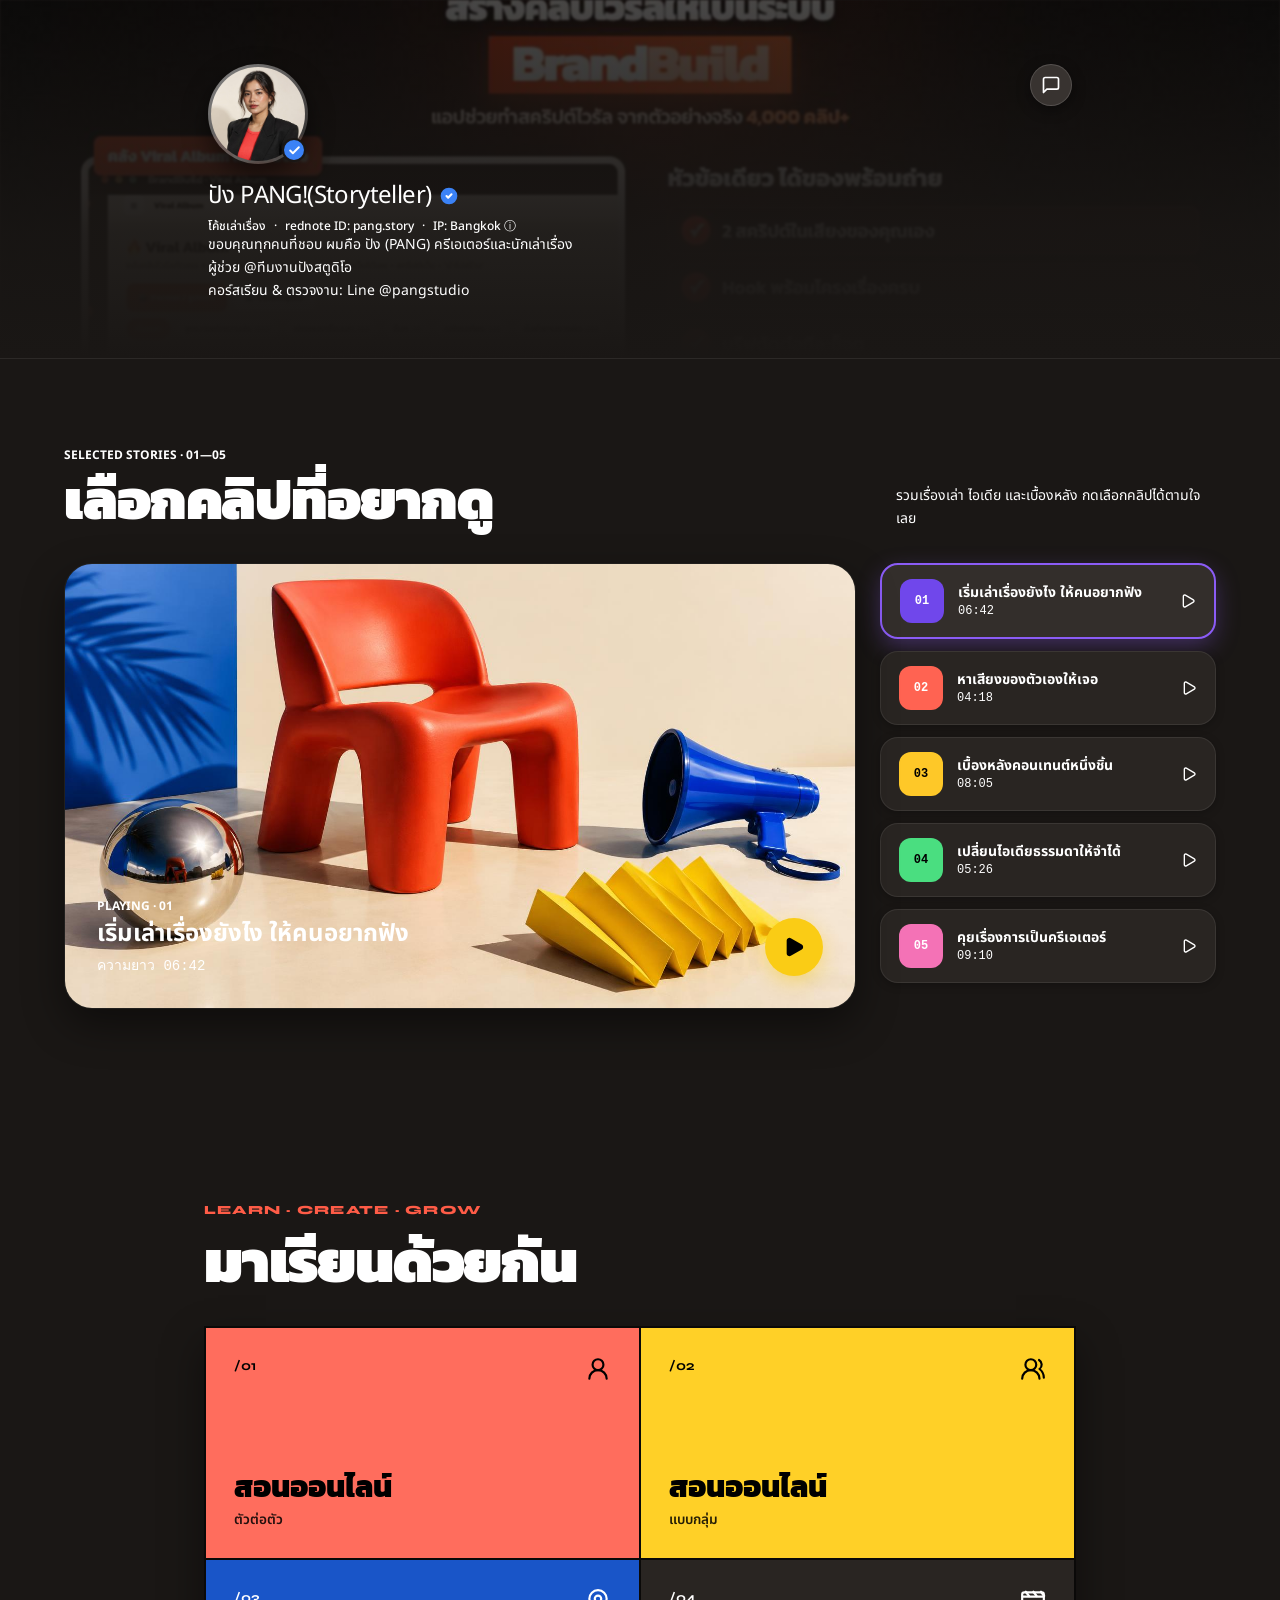
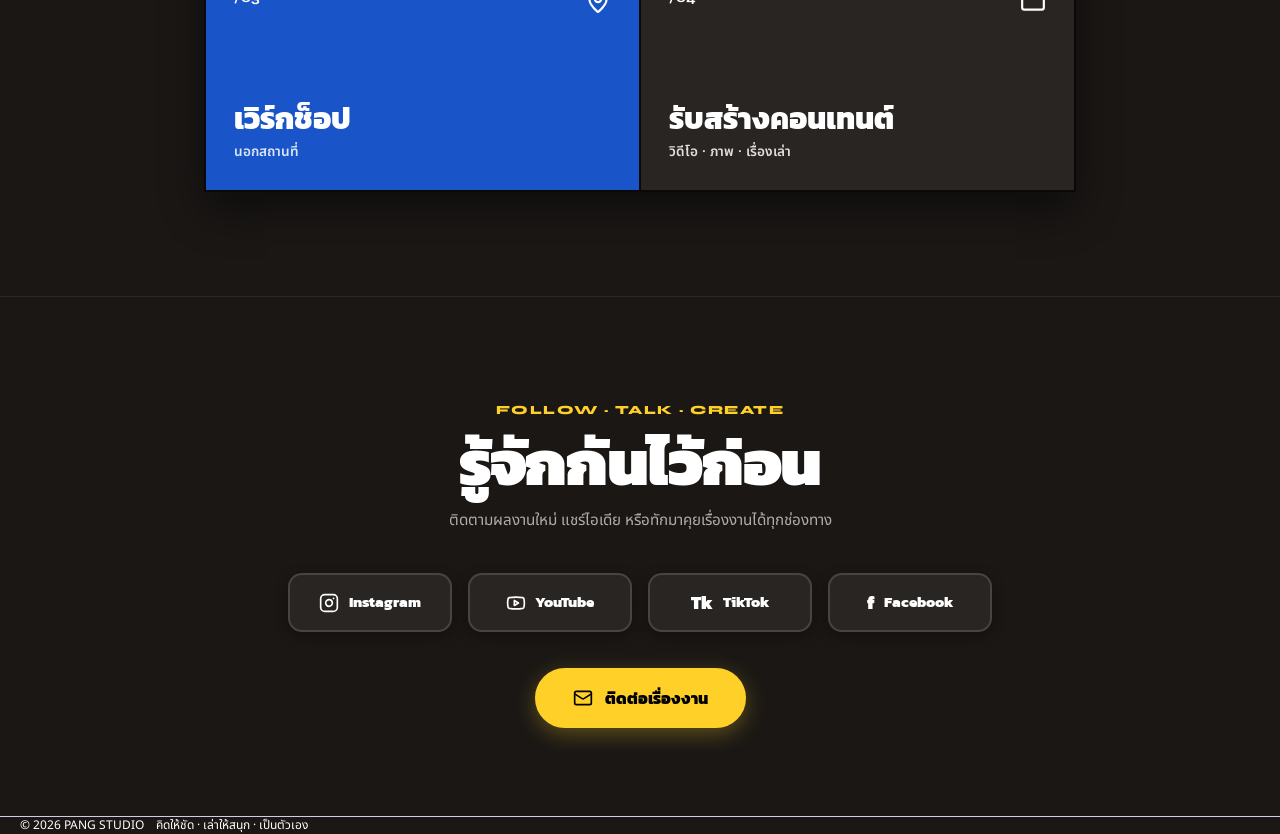
<file: index.html>
<!DOCTYPE html>
<html lang="th" class="scroll-smooth">
<head>
  <meta charset="utf-8" />
  <meta name="viewport" content="width=device-width, initial-scale=1" />
  <title>ปัง PANG! — Creator, Storyteller & Mentor</title>
  <meta name="description" content="ขอบคุณทุกคนที่ติดตาม ผมคือ ปัง (PANG) โค้ชด้านเล่าเรื่องและคอนเทนต์" />
  <meta property="og:title" content="ปัง PANG! · Profile & Portfolio" />
  <meta property="og:description" content="เปลี่ยนเสียงของตัวเองให้กลายเป็นเรื่องราวที่คนจำได้" />
  <meta property="og:type" content="profile" />

  <link rel="preload" as="image" href="./images/creator-portrait.jpg" />
  <link rel="preload" as="image" href="./images/video-cover.jpg" />
  <link rel="preload" as="image" href="./images/banner_brandbuild.jpg" />

  <!-- Google Fonts: Kanit (Headings), Noto Sans Thai (Body), Syne (Accents) -->
  <link rel="preconnect" href="https://fonts.googleapis.com" />
  <link rel="preconnect" href="https://fonts.gstatic.com" crossorigin />
  <link href="https://fonts.googleapis.com/css2?family=Kanit:wght@400;500;600;700;800;900&family=Noto+Sans+Thai:wght@300;400;500;600;700;800;900&family=Plus+Jakarta+Sans:wght@500;600;700;800&family=Syne:wght@600;700;800&display=swap" rel="stylesheet" />

  <!-- Tailwind Base -->
  <link rel="stylesheet" href="./css/styles.css" />

  <style>
    :root {
      --font-display: 'Kanit', sans-serif;
      --font-thai: 'Noto Sans Thai', -apple-system, BlinkMacSystemFont, sans-serif;
      --font-syne: 'Syne', sans-serif;
      --font-en: 'Plus Jakarta Sans', sans-serif;
      --rednote-red: #ff2442;
      --rednote-red-hover: #e01d39;
      --rednote-dark-bg: #1a1715;
      --rednote-card-bg: #292522;
      --rednote-btn-bg: #383330;
      --rednote-border: rgba(255, 255, 255, 0.08);
    }

    * {
      -webkit-tap-highlight-color: transparent;
      box-sizing: border-box;
    }

    body {
      background-color: var(--rednote-dark-bg);
      color: #ffffff;
      font-family: var(--font-thai);
      margin: 0;
      padding: 0;
      min-height: 100vh;
    }

    .font-display {
      font-family: var(--font-display) !important;
    }

    /* 1. Profile Header (Xiaohongshu / RedNote Dark Aesthetic) */
    .profile-header-wrap {
      position: relative;
      background-color: var(--rednote-dark-bg);
      color: #ffffff;
      overflow: hidden;
      border-bottom: 1px solid rgba(255, 255, 255, 0.08);
    }
    .banner-backdrop {
      position: absolute;
      top: 0;
      left: 0;
      right: 0;
      height: 100%;
      background-image: url('./images/banner_brandbuild.jpg');
      background-size: cover;
      background-position: center 30%;
      filter: brightness(0.38) blur(1px);
      z-index: 1;
    }
    .banner-gradient {
      position: absolute;
      top: 0;
      left: 0;
      right: 0;
      bottom: 0;
      background: linear-gradient(180deg, rgba(26, 23, 21, 0.35) 0%, rgba(26, 23, 21, 0.88) 65%, var(--rednote-dark-bg) 100%);
      z-index: 2;
    }
    .profile-content {
      position: relative;
      z-index: 10;
      max-width: 58rem;
      margin: 0 auto;
      padding: 3rem 1.25rem 2.75rem 1.25rem;
    }
    @media (min-width: 768px) {
      .profile-content {
        padding: 4rem 2rem 3.5rem 2rem;
      }
    }

    .avatar-wrapper {
      position: relative;
      width: 90px;
      height: 90px;
      border-radius: 9999px;
      padding: 3px;
      background: linear-gradient(135deg, rgba(255, 255, 255, 0.5), rgba(255, 255, 255, 0.1));
      box-shadow: 0 10px 25px rgba(0, 0, 0, 0.55);
    }
    @media (min-width: 640px) {
      .avatar-wrapper {
        width: 100px;
        height: 100px;
      }
    }
    .avatar-img {
      width: 100%;
      height: 100%;
      border-radius: 9999px;
      object-fit: cover;
      object-position: top;
    }
    .verified-badge {
      position: absolute;
      bottom: 2px;
      right: 2px;
      width: 24px;
      height: 24px;
      background-color: #3b82f6;
      border-radius: 9999px;
      border: 2px solid var(--rednote-dark-bg);
      display: flex;
      align-items: center;
      justify-content: center;
      color: white;
    }

    .btn-dm {
      width: 42px;
      height: 42px;
      border-radius: 9999px;
      background-color: var(--rednote-btn-bg);
      border: 1px solid rgba(255, 255, 255, 0.15);
      display: inline-flex;
      align-items: center;
      justify-content: center;
      color: #ffffff;
      cursor: pointer;
      transition: all 0.2s ease;
      text-decoration: none;
      box-shadow: 0 4px 14px rgba(0, 0, 0, 0.4);
    }
    .btn-dm:hover {
      background-color: #4a4440;
      transform: scale(1.05);
    }

    /* 2. Video Section (Matching Screenshot 1 / design-your-story-palette) */
    .video-section-wrap {
      background-color: var(--rednote-dark-bg);
      color: #ffffff;
      padding: 4.5rem 1.25rem;
    }
    @media (min-width: 768px) {
      .video-section-wrap {
        padding: 5.5rem 2rem;
      }
    }
    .video-section-wrap h2 {
      font-size: clamp(2rem, 5vw, 3.5rem);
      line-height: 1.1;
      letter-spacing: -0.02em;
    }
    .video-grid-layout {
      display: grid;
      gap: 1.5rem;
    }
    @media (min-width: 1024px) {
      .video-grid-layout {
        grid-template-columns: 1fr 21rem;
        align-items: stretch;
      }
    }
    .video-player-box {
      position: relative;
      width: 100%;
      border-radius: 28px;
      overflow: hidden;
      background-color: #0d0c0a;
      box-shadow: 0 16px 40px rgba(0, 0, 0, 0.45);
      border: 1px solid rgba(255, 255, 255, 0.08);
      display: flex;
    }
    .video-player-box img {
      width: 100%;
      height: 100%;
      object-fit: cover;
    }
    .video-yellow-play-btn {
      width: 58px;
      height: 58px;
      border-radius: 9999px;
      background-color: #facc15;
      color: #000000;
      display: grid;
      place-items: center;
      box-shadow: 0 6px 20px rgba(250, 204, 21, 0.45);
      transition: all 0.2s cubic-bezier(0.16, 1, 0.3, 1);
      cursor: pointer;
      text-decoration: none;
      flex-shrink: 0;
    }
    .video-yellow-play-btn:hover {
      transform: scale(1.1);
      background-color: #eab308;
      box-shadow: 0 8px 24px rgba(250, 204, 21, 0.65);
    }
    .palette-clip-btn {
      display: flex;
      align-items: center;
      gap: 14px;
      padding: 14px 18px;
      border-radius: 18px;
      background-color: var(--rednote-card-bg);
      border: 1.5px solid rgba(255, 255, 255, 0.08);
      color: #ffffff;
      text-align: left;
      cursor: pointer;
      transition: all 0.2s ease;
      width: 100%;
      box-shadow: 0 2px 8px rgba(0, 0, 0, 0.25);
    }
    .palette-clip-btn:hover {
      background-color: #332e2b;
      border-color: rgba(167, 139, 250, 0.55);
      transform: translateY(-1px);
      box-shadow: 0 6px 16px rgba(0, 0, 0, 0.35);
    }
    .palette-clip-btn.active {
      background-color: #332e2b;
      border: 2px solid #8b5cf6 !important;
      box-shadow: 0 8px 24px -2px rgba(139, 92, 246, 0.35) !important;
    }

    /* Clip Badges Exactly from Screenshot 1 */
    .badge-clip-01 {
      background-color: #7047eb !important;
      color: #ffffff !important;
    }
    .badge-clip-02 {
      background-color: #ff6352 !important;
      color: #ffffff !important;
    }
    .badge-clip-03 {
      background-color: #fec828 !important;
      color: #000000 !important;
    }
    .badge-clip-04 {
      background-color: #4ade80 !important;
      color: #000000 !important;
    }
    .badge-clip-05 {
      background-color: #f472b6 !important;
      color: #ffffff !important;
    }

    /* 3. Services Section (มาเรียนด้วยกัน - Matching Screenshot 2 / design-your-story-77) */
    .d77-services-wrap {
      max-width: 58rem;
      margin: 0 auto;
      padding: 5rem 1.25rem;
    }
    @media (min-width: 640px) {
      .d77-services-wrap {
        padding: 6.5rem 1.75rem;
      }
    }
    .d77-kicker {
      color: #ff5c47;
      font-size: 0.78rem;
      font-weight: 800;
      letter-spacing: 0.1em;
      text-transform: uppercase;
      margin-bottom: 0.5rem;
      display: block;
      font-family: var(--font-syne);
    }
    .d77-title {
      font-family: var(--font-display), 'Noto Sans Thai', sans-serif;
      font-size: clamp(2.25rem, 5vw, 3.75rem);
      font-weight: 900;
      letter-spacing: -0.02em;
      color: #ffffff;
      line-height: 1.1;
      margin-bottom: 2rem;
    }
    .d77-grid {
      display: grid;
      grid-template-columns: repeat(2, minmax(0, 1fr));
      border-top: 2px solid #0a0908;
      border-left: 2px solid #0a0908;
      background-color: #0a0908;
      box-shadow: 0 18px 40px rgba(0, 0, 0, 0.45);
    }
    .d77-cell {
      position: relative;
      display: block;
      min-height: 11.5rem;
      border-right: 2px solid #0a0908;
      border-bottom: 2px solid #0a0908;
      padding: 1.25rem;
      text-decoration: none;
      transition: opacity 0.15s ease;
    }
    @media (min-width: 640px) {
      .d77-cell {
        min-height: 14.5rem;
        padding: 1.75rem;
      }
    }
    .d77-cell:hover {
      opacity: 0.94;
    }
    .d77-coral {
      background-color: #ff6d5d;
      color: #000000;
    }
    .d77-lemon {
      background-color: #ffd027;
      color: #000000;
    }
    .d77-cobalt {
      background-color: #1955c8;
      color: #ffffff;
    }
    .d77-white {
      background-color: var(--rednote-card-bg);
      color: #ffffff;
    }
    .d77-cell-content {
      display: flex;
      flex-direction: column;
      justify-content: space-between;
      height: 100%;
      gap: 2rem;
    }
    @media (min-width: 640px) {
      .d77-cell-content {
        gap: 2.5rem;
      }
    }
    .d77-cell-header {
      display: flex;
      align-items: flex-start;
      justify-content: space-between;
    }
    .d77-cell-num {
      font-family: var(--font-syne);
      font-size: 0.85rem;
      font-weight: 700;
      letter-spacing: -0.01em;
    }
    .d77-cell-title {
      font-family: var(--font-display), 'Noto Sans Thai', sans-serif;
      font-size: clamp(1.25rem, 2.5vw, 1.875rem);
      font-weight: 800;
      line-height: 1.25;
      margin: 0;
    }
    .d77-cell-sub {
      font-size: 0.85rem;
      font-weight: 600;
      margin-top: 0.25rem;
      opacity: 0.85;
    }

    /* 4. Cobalt Contact Section (รู้จักกันไว้ก่อน - Matching Screenshot 2 / design-your-story-77) */
    .cobalt-contact-wrap {
      background-color: var(--rednote-dark-bg);
      border-top: 1px solid rgba(255, 255, 255, 0.08);
      color: #ffffff;
      padding: 5rem 1.25rem 4.5rem 1.25rem;
      text-align: center;
    }
    @media (min-width: 768px) {
      .cobalt-contact-wrap {
        padding: 6.5rem 2rem 5.5rem 2rem;
      }
    }
    .cobalt-kicker {
      font-size: 0.78rem;
      font-weight: 800;
      letter-spacing: 0.12em;
      color: #ffd027;
      text-transform: uppercase;
      margin-bottom: 0.5rem;
      font-family: var(--font-syne);
    }
    .cobalt-title {
      font-family: var(--font-display), 'Noto Sans Thai', sans-serif;
      font-size: clamp(2.2rem, 5.5vw, 4rem);
      font-weight: 900;
      letter-spacing: -0.02em;
      color: #ffffff;
      line-height: 1.1;
      margin-bottom: 0.75rem;
    }
    .cobalt-desc {
      font-size: 0.95rem;
      color: rgba(255, 255, 255, 0.65);
      max-width: 32rem;
      margin: 0 auto 2.5rem auto;
      line-height: 1.5;
    }
    .cobalt-grid {
      display: grid;
      grid-template-columns: repeat(2, minmax(0, 1fr));
      gap: 0.75rem;
      max-width: 44rem;
      margin: 0 auto 2.25rem auto;
    }
    @media (min-width: 640px) {
      .cobalt-grid {
        grid-template-columns: repeat(4, minmax(0, 1fr));
        gap: 1rem;
      }
    }
    .cobalt-social-card {
      display: flex;
      align-items: center;
      justify-content: center;
      gap: 0.6rem;
      background-color: var(--rednote-card-bg);
      color: #ffffff;
      font-family: var(--font-display), 'Noto Sans Thai', sans-serif;
      font-weight: 800;
      font-size: 0.95rem;
      padding: 0.875rem 1rem;
      border: 2px solid rgba(255, 255, 255, 0.14);
      border-radius: 14px;
      box-shadow: 0 4px 14px rgba(0, 0, 0, 0.3);
      text-decoration: none;
      transition: transform 0.1s ease, box-shadow 0.1s ease;
    }
    .cobalt-social-card:hover {
      transform: translateY(-2px);
      border-color: #ff6d5d;
      box-shadow: 0 8px 20px rgba(0, 0, 0, 0.4);
    }
    .cobalt-cta-btn {
      display: inline-flex;
      align-items: center;
      justify-content: center;
      gap: 0.75rem;
      background-color: #ffd027;
      color: #000000;
      font-family: var(--font-display), 'Noto Sans Thai', sans-serif;
      font-weight: 800;
      font-size: 1rem;
      padding: 1rem 2.25rem;
      border: 2px solid #ffd027;
      border-radius: 9999px;
      box-shadow: 0 6px 22px rgba(255, 208, 39, 0.3);
      text-decoration: none;
      transition: transform 0.1s ease, box-shadow 0.1s ease;
      cursor: pointer;
    }
    .cobalt-cta-btn:hover {
      transform: translateY(-2px);
      box-shadow: 0 10px 28px rgba(255, 208, 39, 0.45);
    }

    /* Modal / Popup for Contact */
    .rednote-modal {
      display: none;
      position: fixed;
      inset: 0;
      z-index: 100;
      place-items: center;
      padding: 16px;
      background-color: rgba(0, 0, 0, 0.85);
      backdrop-filter: blur(8px);
    }
    .rednote-modal:target, .rednote-modal.open {
      display: grid !important;
    }
    .modal-box {
      width: 100%;
      max-width: 420px;
      background-color: #231f1d;
      border-radius: 20px;
      border: 1px solid rgba(255, 255, 255, 0.12);
      overflow: hidden;
      box-shadow: 0 25px 60px rgba(0, 0, 0, 0.8);
      color: #ffffff;
      animation: modalPop 0.2s cubic-bezier(0.16, 1, 0.3, 1);
    }
    @keyframes modalPop {
      0% { opacity: 0; transform: scale(0.95); }
      100% { opacity: 1; transform: scale(1); }
    }
  </style>
</head>
<body>

  <!-- 1. Creator Profile Section (Xiaohongshu / RedNote Dark Header) -->
  <header class="profile-header-wrap">
    <div class="banner-backdrop"></div>
    <div class="banner-gradient"></div>

    <div class="profile-content">
      <!-- Top Row: Avatar & Message Icon -->
      <div class="flex items-start justify-between">
        <div class="avatar-wrapper">
          <img
            src="./images/creator-portrait.jpg"
            alt="ปัง PANG! (Storyteller)"
            class="avatar-img"
          />
          <div class="verified-badge" title="Official Verified Creator">
            <svg xmlns="http://www.w3.org/2000/svg" width="13" height="13" viewBox="0 0 24 24" fill="none" stroke="currentColor" stroke-width="3.5" stroke-linecap="round" stroke-linejoin="round"><path d="M20 6 9 17l-5-5"/></svg>
          </div>
        </div>

        <div class="pt-1">
          <a href="#contact-modal" class="btn-dm" aria-label="Send direct message" title="ติดต่อ / ส่งข้อความ">
            <svg xmlns="http://www.w3.org/2000/svg" width="20" height="20" viewBox="0 0 24 24" fill="none" stroke="currentColor" stroke-width="2" stroke-linecap="round" stroke-linejoin="round"><path d="M21 15a2 2 0 0 1-2 2H7l-4 4V5a2 2 0 0 1 2-2h14a2 2 0 0 1 2 2z"/></svg>
          </a>
        </div>
      </div>

      <!-- Creator Name with Verified Mark -->
      <div class="mt-4 flex items-center gap-2">
        <h1 class="text-2xl sm:text-3xl font-extrabold tracking-tight text-white flex items-center gap-2">
          <span>ปัง PANG!(Storyteller)</span>
          <svg class="text-[#3b82f6] shrink-0" width="20" height="20" viewBox="0 0 24 24" fill="#3b82f6"><circle cx="12" cy="12" r="10"/><path d="m9 12 2 2 4-4" fill="none" stroke="#ffffff" stroke-width="2.5" stroke-linecap="round" stroke-linejoin="round"/></svg>
        </h1>
      </div>

      <!-- ID, Category & Location Tag -->
      <div class="mt-1.5 flex flex-wrap items-center gap-2 text-xs sm:text-sm text-white/55 font-medium">
        <span>โค้ชเล่าเรื่อง</span>
        <span>·</span>
        <span>rednote ID: pang.story</span>
        <span>·</span>
        <span>IP: Bangkok ⓘ</span>
      </div>

      <!-- Bio / Description -->
      <div class="mt-3.5 text-sm sm:text-base leading-relaxed text-white/90 max-w-2xl">
        <p>ขอบคุณทุกคนที่ชอบ ผมคือ ปัง (PANG) ครีเอเตอร์และนักเล่าเรื่อง</p>
        <p class="text-white/70 mt-0.5">ผู้ช่วย @ทีมงานปังสตูดิโอ</p>
        <p class="text-white/70 mt-0.5">คอร์สเรียน & ตรวจงาน: Line @pangstudio</p>
      </div>
    </div>
  </header>

  <!-- 2. Selected Stories Video Section (ตรงตาม Screenshot 1 / design-your-story-palette) -->
  <section id="work" class="video-section-wrap">
    <div class="max-w-6xl mx-auto">
      <!-- Section Header -->
      <div class="mb-8 flex flex-col md:flex-row md:items-end justify-between gap-4">
        <div>
          <p class="text-xs font-bold uppercase tracking-wider text-[#a78bfa]">
            SELECTED STORIES · 01—05
          </p>
          <h2 class="mt-1.5 font-display text-3xl sm:text-4xl md:text-5xl font-black tracking-tight text-white">
            เลือกคลิปที่อยากดู
          </h2>
        </div>
        <p class="max-w-xs text-sm leading-relaxed text-white/60">
          รวมเรื่องเล่า ไอเดีย และเบื้องหลัง กดเลือกคลิปได้ตามใจเลย
        </p>
      </div>

      <!-- Main Player + 5 Playlist Buttons Layout -->
      <div class="video-grid-layout">
        <!-- Main Video Player Card -->
        <div class="video-player-box group relative">
          <img
            id="main-video-img"
            src="./images/video-cover.jpg"
            alt="เริ่มเล่าเรื่องยังไง ให้คนอยากฟัง"
            class="aspect-video md:aspect-[16/10] w-full object-cover transition duration-700 group-hover:scale-[1.02]"
          />
          <div class="absolute inset-0 bg-gradient-to-t from-black/90 via-black/25 to-transparent"></div>

          <!-- Video Details & Yellow Play Button (Directly from Screenshot 1) -->
          <div class="absolute inset-x-0 bottom-0 flex items-end justify-between gap-4 p-5 md:p-8 text-white">
            <div class="min-w-0 flex-1">
              <span id="main-video-badge" class="text-xs font-bold uppercase tracking-wider text-white/80 block mb-1">
                PLAYING · 01
              </span>
              <h3 id="main-video-title" class="text-xl md:text-2xl lg:text-3xl font-bold leading-snug">
                เริ่มเล่าเรื่องยังไง ให้คนอยากฟัง
              </h3>
              <span id="main-video-duration" class="mt-1.5 block text-xs md:text-sm text-white/60 font-mono">
                ความยาว 06:42
              </span>
            </div>

            <!-- Yellow Circular Play Button with black triangle -->
            <a
              id="main-video-play-btn"
              href="https://www.youtube.com/"
              target="_blank"
              rel="noreferrer"
              aria-label="เล่นคลิปวิดีโอ"
              class="video-yellow-play-btn"
            >
              <svg xmlns="http://www.w3.org/2000/svg" width="22" height="22" viewBox="0 0 24 24" fill="#000000" stroke="#000000" stroke-width="2" stroke-linecap="round" stroke-linejoin="round"><path d="M5 5a2 2 0 0 1 3.008-1.728l11.997 6.998a2 2 0 0 1 .003 3.458l-12 7A2 2 0 0 1 5 19z"/></svg>
            </a>
          </div>
        </div>

        <!-- 5-Clip Interactive Playlist Container -->
        <div id="clip-playlist-container" class="flex flex-col gap-3">
          <!-- Rendered by JavaScript -->
        </div>
      </div>
    </div>
  </section>

  <!-- 3. Services 2x2 Grid (มาเรียนด้วยกัน - ตรงตาม Screenshot 2 / design-your-story-77) -->
  <section class="bg-[#13110f]">
    <div class="d77-services-wrap">
      <p class="d77-kicker">LEARN · CREATE · GROW</p>
      <h2 class="d77-title">มาเรียนด้วยกัน</h2>

      <div class="d77-grid">
        <!-- /01 Coral: สอนออนไลน์ ตัวต่อตัว -->
        <a href="#contact-modal" class="d77-cell d77-coral" aria-label="สอนออนไลน์ ตัวต่อตัว">
          <div class="d77-cell-content">
            <div class="d77-cell-header">
              <span class="d77-cell-num">/01</span>
              <svg xmlns="http://www.w3.org/2000/svg" width="26" height="26" viewBox="0 0 24 24" fill="none" stroke="currentColor" stroke-width="2" stroke-linecap="round" stroke-linejoin="round" class="size-6 sm:size-7"><circle cx="12" cy="8" r="5"/><path d="M20 21a8 8 0 0 0-16 0"/></svg>
            </div>
            <div>
              <h3 class="d77-cell-title">สอนออนไลน์</h3>
              <p class="d77-cell-sub">ตัวต่อตัว</p>
            </div>
          </div>
        </a>

        <!-- /02 Lemon: สอนออนไลน์ แบบกลุ่ม -->
        <a href="#contact-modal" class="d77-cell d77-lemon" aria-label="สอนออนไลน์ แบบกลุ่ม">
          <div class="d77-cell-content">
            <div class="d77-cell-header">
              <span class="d77-cell-num">/02</span>
              <svg xmlns="http://www.w3.org/2000/svg" width="26" height="26" viewBox="0 0 24 24" fill="none" stroke="currentColor" stroke-width="2" stroke-linecap="round" stroke-linejoin="round" class="size-6 sm:size-7"><path d="M18 21a8 8 0 0 0-16 0"/><circle cx="10" cy="8" r="5"/><path d="M22 20c0-3.37-2-6.5-4-8a5 5 0 0 0-.45-8.3"/></svg>
            </div>
            <div>
              <h3 class="d77-cell-title">สอนออนไลน์</h3>
              <p class="d77-cell-sub">แบบกลุ่ม</p>
            </div>
          </div>
        </a>

        <!-- /03 Cobalt: เวิร์กช็อป นอกสถานที่ -->
        <a href="#contact-modal" class="d77-cell d77-cobalt" aria-label="เวิร์กช็อป นอกสถานที่">
          <div class="d77-cell-content">
            <div class="d77-cell-header">
              <span class="d77-cell-num">/03</span>
              <svg xmlns="http://www.w3.org/2000/svg" width="26" height="26" viewBox="0 0 24 24" fill="none" stroke="currentColor" stroke-width="2" stroke-linecap="round" stroke-linejoin="round" class="size-6 sm:size-7 text-white"><path d="M20 10c0 4.993-5.539 10.193-7.399 11.799a1 1 0 0 1-1.202 0C9.539 20.193 4 14.993 4 10a8 8 0 0 1 16 0"/><circle cx="12" cy="10" r="3"/></svg>
            </div>
            <div>
              <h3 class="d77-cell-title">เวิร์กช็อป</h3>
              <p class="d77-cell-sub">นอกสถานที่</p>
            </div>
          </div>
        </a>

        <!-- /04 White: รับสร้างคอนเทนต์ วิดีโอ · ภาพ · เรื่องเล่า -->
        <a href="#contact-modal" class="d77-cell d77-white" aria-label="รับสร้างคอนเทนต์ วิดีโอ · ภาพ · เรื่องเล่า">
          <div class="d77-cell-content">
            <div class="d77-cell-header">
              <span class="d77-cell-num">/04</span>
              <svg xmlns="http://www.w3.org/2000/svg" width="26" height="26" viewBox="0 0 24 24" fill="none" stroke="currentColor" stroke-width="2" stroke-linecap="round" stroke-linejoin="round" class="size-6 sm:size-7"><path d="m12.296 3.464 3.02 3.95"/><path d="m19.296 3.464 3.02 3.95"/><path d="M2.5 8h19"/><path d="M4 4h16a2 2 0 0 1 2 2v12a2 2 0 0 1-2 2H4a2 2 0 0 1-2-2V6a2 2 0 0 1 2-2z"/><path d="m5.296 3.464 3.02 3.95"/></svg>
            </div>
            <div>
              <h3 class="d77-cell-title">รับสร้างคอนเทนต์</h3>
              <p class="d77-cell-sub">วิดีโอ · ภาพ · เรื่องเล่า</p>
            </div>
          </div>
        </a>
      </div>
    </div>
  </section>

  <!-- 4. Cobalt Contact Section (รู้จักกันไว้ก่อน - ตรงตาม Screenshot 2 / design-your-story-77) -->
  <section id="contact" class="cobalt-contact-wrap">
    <div style="max-width: 58rem; margin: 0 auto;">
      <p class="cobalt-kicker">Follow · Talk · Create</p>
      <h2 class="cobalt-title">รู้จักกันไว้ก่อน</h2>
      <p class="cobalt-desc">
        ติดตามผลงานใหม่ แชร์ไอเดีย หรือทักมาคุยเรื่องงานได้ทุกช่องทาง
      </p>

      <!-- Social Grid (4 White Cards with Brutalist 2px border and hard shadow) -->
      <div class="cobalt-grid">
        <!-- Instagram -->
        <a href="https://www.instagram.com/" target="_blank" rel="noreferrer" class="cobalt-social-card">
          <svg xmlns="http://www.w3.org/2000/svg" width="20" height="20" viewBox="0 0 24 24" fill="none" stroke="currentColor" stroke-width="2" stroke-linecap="round" stroke-linejoin="round"><rect width="20" height="20" x="2" y="2" rx="5" ry="5"/><path d="M16 11.37A4 4 0 1 1 12.63 8 4 4 0 0 1 16 11.37z"/><line x1="17.5" x2="17.51" y1="6.5" y2="6.5"/></svg>
          <span>Instagram</span>
        </a>

        <!-- YouTube -->
        <a href="https://www.youtube.com/" target="_blank" rel="noreferrer" class="cobalt-social-card">
          <svg xmlns="http://www.w3.org/2000/svg" width="20" height="20" viewBox="0 0 24 24" fill="none" stroke="currentColor" stroke-width="2" stroke-linecap="round" stroke-linejoin="round"><path d="M2.5 17a24.12 24.12 0 0 1 0-10 2 2 0 0 1 1.4-1.4 49.56 49.56 0 0 1 16.2 0A2 2 0 0 1 21.5 7a24.12 24.12 0 0 1 0 10 2 2 0 0 1-1.4 1.4 49.55 49.55 0 0 1-16.2 0A2 2 0 0 1 2.5 17"/><path d="m10 15 5-3-5-3z"/></svg>
          <span>YouTube</span>
        </a>

        <!-- TikTok -->
        <a href="https://www.tiktok.com/" target="_blank" rel="noreferrer" class="cobalt-social-card">
          <span style="font-family: var(--font-display); font-size: 1.15rem; font-weight: 900;">Tk</span>
          <span>TikTok</span>
        </a>

        <!-- Facebook -->
        <a href="https://www.facebook.com/" target="_blank" rel="noreferrer" class="cobalt-social-card">
          <span style="font-family: var(--font-display); font-size: 1.15rem; font-weight: 900;">f</span>
          <span>Facebook</span>
        </a>
      </div>

      <!-- Big Black CTA Button with Coral Shadow (ตรงตาม Screenshot 2) -->
      <div>
        <a href="#contact-modal" class="cobalt-cta-btn">
          <svg xmlns="http://www.w3.org/2000/svg" width="20" height="20" viewBox="0 0 24 24" fill="none" stroke="currentColor" stroke-width="2" stroke-linecap="round" stroke-linejoin="round"><rect width="20" height="16" x="2" y="4" rx="2"/><path d="m22 7-8.991 5.727a2 2 0 0 1-2.009 0L2 7"/></svg>
          <span>ติดต่อเรื่องงาน</span>
        </a>
      </div>
    </div>
  </section>

  <!-- 5. Footer Bottom Bar -->
  <footer class="flex flex-col gap-3 bg-[#0d0c0a] px-5 py-7 text-xs text-white/50 sm:flex-row sm:items-center sm:justify-between sm:px-8 border-t border-white/10">
    <span>© 2026 PANG STUDIO</span>
    <span>คิดให้ชัด · เล่าให้สนุก · เป็นตัวเอง</span>
  </footer>

  <!-- 6. Contact Modal Panel -->
  <div id="contact-modal" class="rednote-modal">
    <a href="#" class="absolute inset-0"></a>
    <div class="modal-box relative z-10 p-6">
      <div class="flex items-center justify-between border-b border-white/10 pb-4">
        <div>
          <span class="text-xs font-bold text-[#ff2442]">PANG STUDIO · ช่องทางติดต่อ</span>
          <h3 class="text-lg font-extrabold text-white mt-0.5">ติดต่อครีเอเตอร์ ปัง (PANG)</h3>
        </div>
        <a href="#" class="grid size-8 place-items-center rounded-full bg-white/10 text-white/70 hover:bg-white/20 hover:text-white">
          <svg xmlns="http://www.w3.org/2000/svg" width="16" height="16" viewBox="0 0 24 24" fill="none" stroke="currentColor" stroke-width="2.5"><path d="M18 6 6 18"/><path d="m6 6 12 12"/></svg>
        </a>
      </div>

      <p class="mt-3 text-xs leading-relaxed text-white/70">
        สนใจเรียน 1:1, คอร์สกลุ่ม หรือติดต่องานบรรยายและโปรดักชัน สามารถเลือกติดต่อได้ตามช่องทางด้านล่างครับ:
      </p>

      <div class="mt-5 grid grid-cols-2 gap-2.5">
        <a href="https://line.me/" target="_blank" rel="noreferrer" class="flex items-center gap-2 rounded-xl border border-white/15 bg-white/5 p-3 text-xs font-bold text-white hover:border-[#ff2442] hover:bg-white/10 transition">
          <span class="grid size-6 place-items-center rounded-lg bg-[#06c755] text-white text-[10px]">LINE</span>
          <span>LINE Official</span>
        </a>

        <a href="https://www.instagram.com/" target="_blank" rel="noreferrer" class="flex items-center gap-2 rounded-xl border border-white/15 bg-white/5 p-3 text-xs font-bold text-white hover:border-[#ff2442] hover:bg-white/10 transition">
          <span class="grid size-6 place-items-center rounded-lg bg-gradient-to-tr from-[#fd5949] to-[#d6249f] text-white text-[10px]">IG</span>
          <span>Instagram</span>
        </a>

        <a href="https://www.youtube.com/" target="_blank" rel="noreferrer" class="flex items-center gap-2 rounded-xl border border-white/15 bg-white/5 p-3 text-xs font-bold text-white hover:border-[#ff2442] hover:bg-white/10 transition">
          <span class="grid size-6 place-items-center rounded-lg bg-[#ff0000] text-white text-[10px]">YT</span>
          <span>YouTube</span>
        </a>

        <a href="mailto:hello@example.com" class="flex items-center gap-2 rounded-xl border border-white/15 bg-white/5 p-3 text-xs font-bold text-white hover:border-[#ff2442] hover:bg-white/10 transition">
          <span class="grid size-6 place-items-center rounded-lg bg-[#3b82f6] text-white text-[10px]">@</span>
          <span>Email Us</span>
        </a>
      </div>

      <div class="mt-5 border-t border-white/10 pt-4 text-center">
        <p class="text-[11px] text-white/40">© 2026 PANG STUDIO · ALL RIGHTS RESERVED</p>
      </div>
    </div>
  </div>

  <!-- 7. Interactive 5-Clip Switcher Script -->
  <script>
    const clips = [
      { id: '01', title: 'เริ่มเล่าเรื่องยังไง ให้คนอยากฟัง', duration: '06:42', badgeClass: 'badge-clip-01', thumb: './images/video-cover.jpg', videoUrl: 'https://www.youtube.com/' },
      { id: '02', title: 'หาเสียงของตัวเองให้เจอ', duration: '04:18', badgeClass: 'badge-clip-02', thumb: './images/banner_aivcs.jpg', videoUrl: 'https://www.youtube.com/' },
      { id: '03', title: 'เบื้องหลังคอนเทนต์หนึ่งชิ้น', duration: '08:05', badgeClass: 'badge-clip-03', thumb: './images/grid_1.jpg', videoUrl: 'https://www.youtube.com/' },
      { id: '04', title: 'เปลี่ยนไอเดียธรรมดาให้จำได้', duration: '05:26', badgeClass: 'badge-clip-04', thumb: './images/grid_2.jpg', videoUrl: 'https://www.youtube.com/' },
      { id: '05', title: 'คุยเรื่องการเป็นครีเอเตอร์', duration: '09:10', badgeClass: 'badge-clip-05', thumb: './images/creator-portrait.jpg', videoUrl: 'https://www.youtube.com/' }
    ];

    let currentClipIndex = 0;

    function renderPlaylist() {
      const container = document.getElementById('clip-playlist-container');
      if (!container) return;

      container.innerHTML = clips.map((clip, idx) => {
        const isActive = idx === currentClipIndex;
        const activeClass = isActive ? 'active' : '';

        return `
          <button
            type="button"
            onclick="selectClip(${idx})"
            aria-pressed="${isActive}"
            class="palette-clip-btn ${activeClass}"
          >
            <span class="grid size-11 shrink-0 place-items-center rounded-xl text-xs font-mono font-bold ${clip.badgeClass}">
              ${clip.id}
            </span>
            <div class="min-w-0 flex-1">
              <span class="line-clamp-1 block text-sm font-bold text-white">${clip.title}</span>
              <span class="mt-0.5 block text-xs text-white/50 font-mono">${clip.duration}</span>
            </div>
            <svg xmlns="http://www.w3.org/2000/svg" width="16" height="16" viewBox="0 0 24 24" fill="none" stroke="currentColor" stroke-width="2" stroke-linecap="round" stroke-linejoin="round" class="shrink-0 text-[#a78bfa] ml-auto"><path d="M5 5a2 2 0 0 1 3.008-1.728l11.997 6.998a2 2 0 0 1 .003 3.458l-12 7A2 2 0 0 1 5 19z"/></svg>
          </button>
        `;
      }).join('');
    }

    function selectClip(index) {
      currentClipIndex = index;
      const clip = clips[index];

      // Update main player display
      document.getElementById('main-video-img').src = clip.thumb;
      document.getElementById('main-video-badge').textContent = 'PLAYING · ' + clip.id;
      document.getElementById('main-video-title').textContent = clip.title;
      document.getElementById('main-video-duration').textContent = 'ความยาว ' + clip.duration;
      document.getElementById('main-video-play-btn').setAttribute('href', clip.videoUrl);

      // Re-render playlist buttons
      renderPlaylist();
    }

    // Init on page load
    document.addEventListener('DOMContentLoaded', () => {
      renderPlaylist();
    });
  </script>
</body>
</html>
</file>
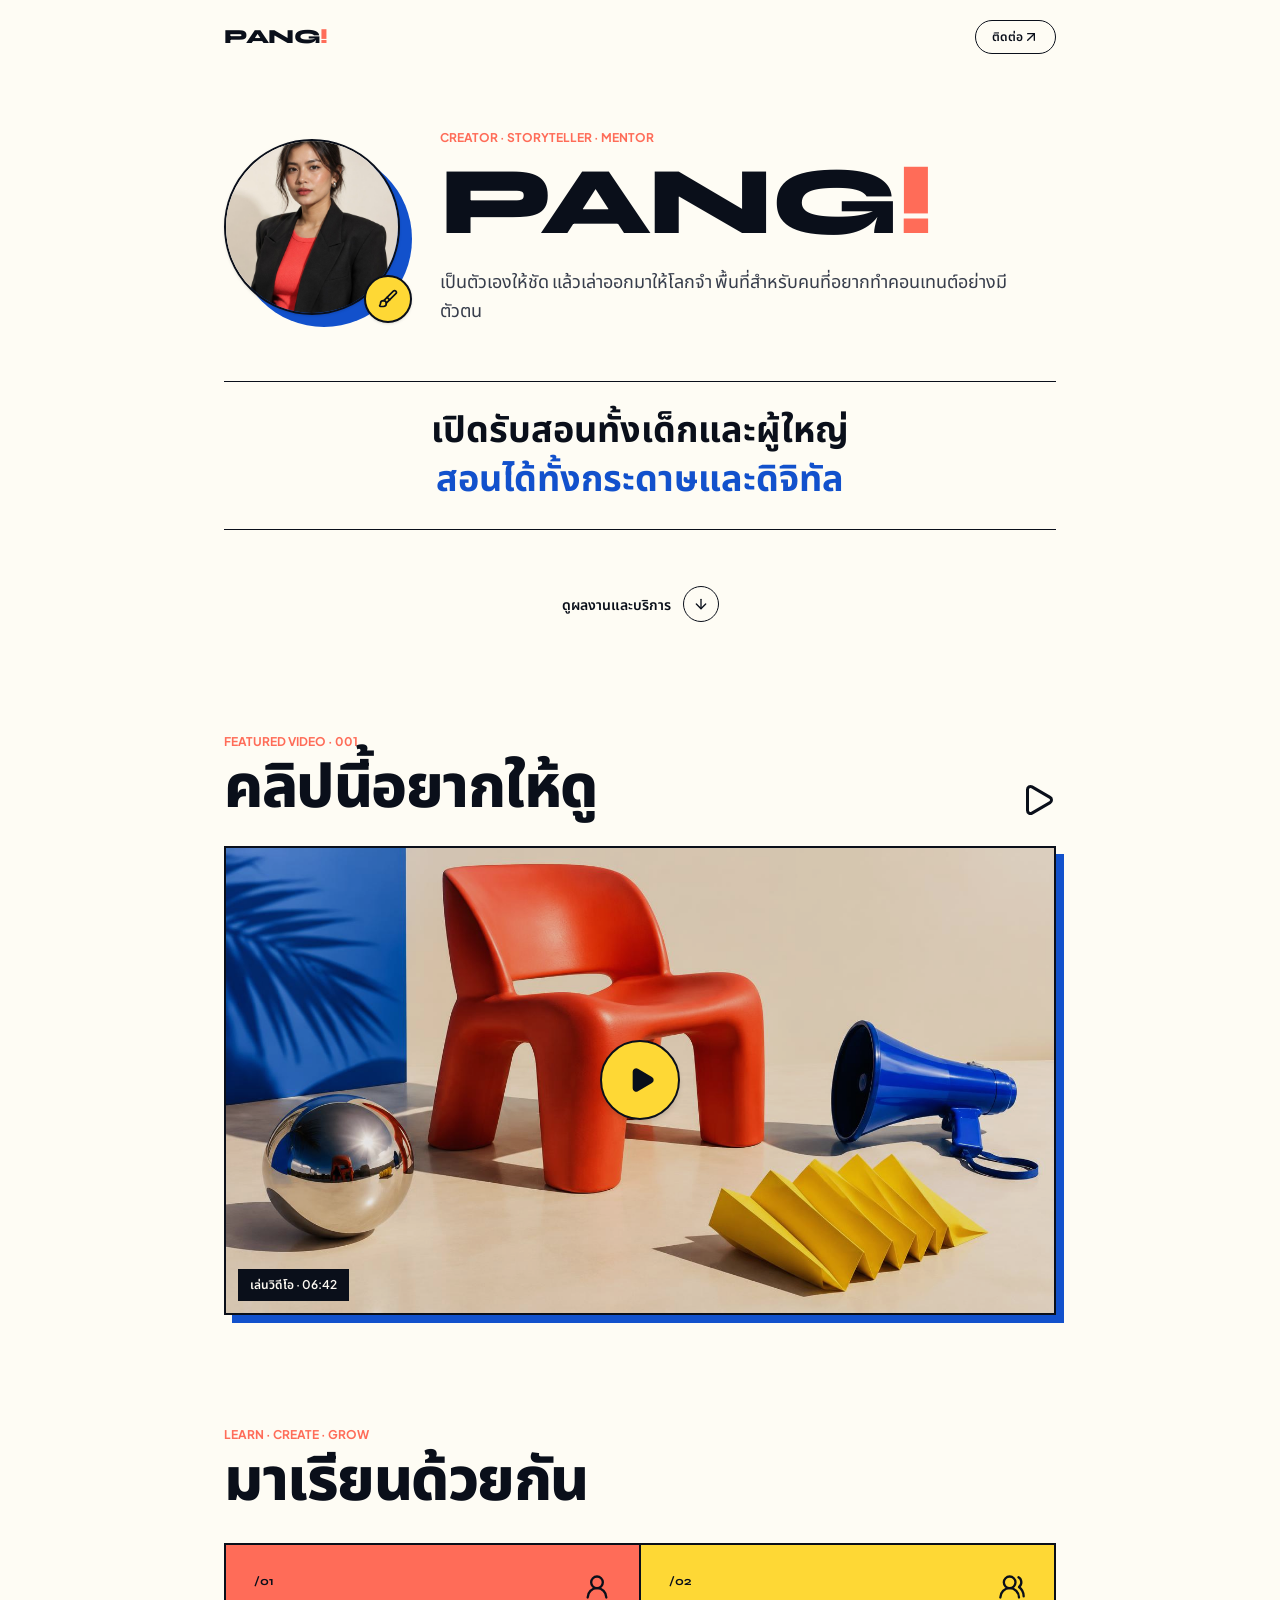
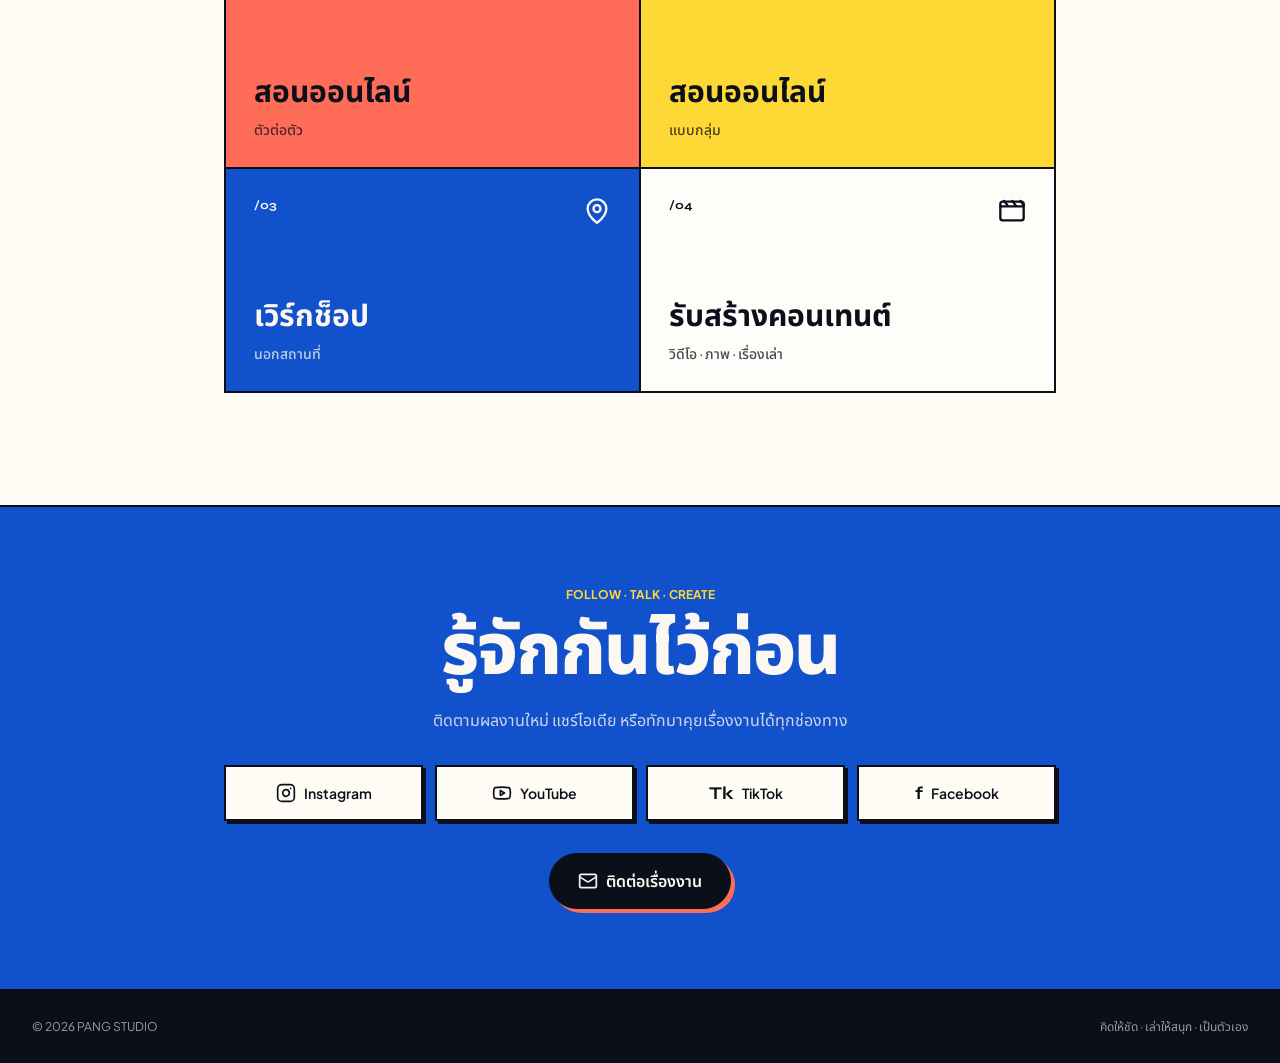
<file: index.design77.html>
<!DOCTYPE html>
<html lang="th" class="scroll-smooth">
<head>
  <meta charset="utf-8" />
  <meta name="viewport" content="width=device-width, initial-scale=1" />
  <title>PANG — Creator & Storyteller</title>
  <meta name="description" content="เรียนรู้การเล่าเรื่องและสร้างคอนเทนต์ให้เป็นตัวเองไปกับ PANG" />
  <meta property="og:title" content="PANG — Creator & Storyteller" />
  <meta property="og:description" content="เรียนรู้การเล่าเรื่องและสร้างคอนเทนต์ให้เป็นตัวเองไปกับ PANG" />
  <meta property="og:type" content="website" />
  <link rel="preload" as="image" href="./images/creator-portrait.jpg" />

  <!-- Google Fonts: Noto Sans Thai, Plus Jakarta Sans, Syne -->
  <link rel="preconnect" href="https://fonts.googleapis.com" />
  <link rel="preconnect" href="https://fonts.gstatic.com" crossorigin />
  <link href="https://fonts.googleapis.com/css2?family=Noto+Sans+Thai:wght@400;500;600;700&family=Plus+Jakarta+Sans:wght@400;500;600;700&family=Syne:wght@600;700;800&display=swap" rel="stylesheet" />

  <link rel="stylesheet" href="./css/styles-design77.css" />

  <style>
    :root {
      --font-display: 'Syne', 'Noto Sans Thai', sans-serif;
      --font-sans: 'Plus Jakarta Sans', 'Noto Sans Thai', sans-serif;
    }
    body {
      font-family: var(--font-sans);
    }
    .font-display {
      font-family: var(--font-display) !important;
    }
    /* Smooth CSS modal targeting */
    .contact-modal {
      display: none;
    }
    .contact-modal:target {
      display: grid;
    }
  </style>
</head>
<body class="bg-background text-foreground selection:bg-lemon selection:text-foreground">
  <main class="min-h-screen overflow-hidden bg-background text-foreground">
    <!-- 1. Header -->
    <header class="mx-auto flex w-full max-w-4xl items-center justify-between px-5 py-5 sm:px-8">
      <a href="#top" class="font-display text-xl font-extrabold uppercase tracking-tight">
        PANG<span class="text-coral">!</span>
      </a>
      <a href="#contact-panel" class="inline-flex items-center justify-center rounded-full border border-foreground bg-background text-foreground shadow-none hover:bg-accent px-4 py-2 text-xs font-semibold transition-all cursor-pointer">
        <span>ติดต่อ</span>
        <svg xmlns="http://www.w3.org/2000/svg" width="24" height="24" viewBox="0 0 24 24" fill="none" stroke="currentColor" stroke-width="2" stroke-linecap="round" stroke-linejoin="round" class="size-4 ml-1.5"><path d="M7 7h10v10"/><path d="M7 17 17 7"/></svg>
      </a>
    </header>

    <div class="mx-auto w-full max-w-4xl px-5 pb-20 sm:px-8 sm:pb-28">
      <!-- 2. Hero Section -->
      <section id="top" class="pt-8 sm:pt-14">
        <div class="grid items-center gap-6 sm:grid-cols-[11rem_minmax(0,1fr)] sm:gap-10">
          <!-- Profile Avatar with offset cobalt circle and lemon brush badge -->
          <div class="relative mx-auto sm:mx-0">
            <div class="absolute inset-0 translate-x-3 translate-y-3 rounded-full bg-cobalt" aria-hidden="true"></div>
            <img src="./images/creator-portrait.jpg" width="1024" height="1280" alt="PANG ครีเอเตอร์และนักเล่าเรื่อง" class="relative aspect-square w-40 rounded-full border-2 border-foreground object-cover sm:w-44 shadow-sm" />
            <span class="absolute -bottom-2 -right-3 grid size-12 place-items-center rounded-full border-2 border-foreground bg-lemon text-foreground shadow-sm">
              <svg xmlns="http://www.w3.org/2000/svg" width="24" height="24" viewBox="0 0 24 24" fill="none" stroke="currentColor" stroke-width="2" stroke-linecap="round" stroke-linejoin="round" class="size-5"><path d="m11 10 3 3"/><path d="M6.5 21A3.5 3.5 0 1 0 3 17.5a2.62 2.62 0 0 1-.708 1.792A1 1 0 0 0 3 21z"/><path d="M9.969 17.031 21.378 5.624a1 1 0 0 0-3.002-3.002L6.967 14.031"/></svg>
            </span>
          </div>

          <!-- Hero Text -->
          <div class="text-center sm:text-left">
            <p class="mb-2 text-xs font-bold uppercase tracking-wider text-coral">Creator · Storyteller · Mentor</p>
            <h1 class="font-display text-6xl font-extrabold leading-none uppercase sm:text-8xl tracking-tight">
              PANG<span class="text-coral">!</span>
            </h1>
            <p class="mt-4 max-w-xl text-base leading-relaxed text-ink-soft sm:text-lg">
              เป็นตัวเองให้ชัด แล้วเล่าออกมาให้โลกจำ พื้นที่สำหรับคนที่อยากทำคอนเทนต์อย่างมีตัวตน
            </p>
          </div>
        </div>

        <!-- Banner: เปิดรับสอนทั้งเด็กและผู้ใหญ่ -->
        <div class="my-10 border-y border-foreground py-5 text-center sm:my-14 sm:py-6">
          <p class="font-display text-2xl font-bold leading-snug sm:text-4xl">
            เปิดรับสอนทั้งเด็กและผู้ใหญ่<br />
            <span class="text-cobalt">สอนได้ทั้งกระดาษและดิจิทัล</span>
          </p>
        </div>

        <!-- Scroll CTA -->
        <a href="#work" class="mx-auto flex w-fit items-center gap-3 text-sm font-semibold transition-transform hover:translate-y-0.5">
          <span>ดูผลงานและบริการ</span>
          <span class="grid size-9 place-items-center rounded-full border border-foreground">
            <svg xmlns="http://www.w3.org/2000/svg" width="24" height="24" viewBox="0 0 24 24" fill="none" stroke="currentColor" stroke-width="2" stroke-linecap="round" stroke-linejoin="round" class="size-4"><path d="M12 5v14"/><path d="m19 12-7 7-7-7"/></svg>
          </span>
        </a>
      </section>

      <!-- 3. Featured Video Section -->
      <section id="work" class="pt-20 sm:pt-28">
        <div class="mb-7 flex items-end justify-between gap-4">
          <div>
            <p class="mb-2 text-xs font-bold uppercase tracking-wider text-coral">Featured video · 001</p>
            <h2 class="font-display text-4xl font-extrabold sm:text-6xl tracking-tight">คลิปนี้อยากให้ดู</h2>
          </div>
          <svg xmlns="http://www.w3.org/2000/svg" width="24" height="24" viewBox="0 0 24 24" fill="none" stroke="currentColor" stroke-width="2" stroke-linecap="round" stroke-linejoin="round" class="hidden size-9 sm:block text-foreground"><path d="M5 5a2 2 0 0 1 3.008-1.728l11.997 6.998a2 2 0 0 1 .003 3.458l-12 7A2 2 0 0 1 5 19z"/></svg>
        </div>

        <a href="https://www.youtube.com/" target="_blank" rel="noreferrer" class="group relative block overflow-hidden border-2 border-foreground shadow-[8px_8px_0_var(--cobalt)] transition-all" aria-label="ดูวิดีโอแนะนำบน YouTube">
          <img src="./images/video-cover.jpg" loading="lazy" width="1536" height="864" alt="เก้าอี้สีแดงและโทรโข่งสีน้ำเงินในสตูดิโอ" class="aspect-video w-full object-cover transition-transform duration-500 group-hover:scale-[1.02]" />
          <span class="absolute inset-0 grid place-items-center bg-foreground/10">
            <span class="grid size-16 place-items-center rounded-full border-2 border-foreground bg-lemon text-foreground transition-transform group-hover:scale-110 sm:size-20 shadow-md">
              <svg xmlns="http://www.w3.org/2000/svg" width="24" height="24" viewBox="0 0 24 24" fill="none" stroke="currentColor" stroke-width="2" stroke-linecap="round" stroke-linejoin="round" class="size-7 fill-current ml-1"><path d="M5 5a2 2 0 0 1 3.008-1.728l11.997 6.998a2 2 0 0 1 .003 3.458l-12 7A2 2 0 0 1 5 19z"/></svg>
            </span>
          </span>
          <span class="absolute bottom-3 left-3 bg-foreground px-3 py-2 text-xs font-semibold text-primary-foreground">
            เล่นวิดีโอ · 06:42
          </span>
        </a>
      </section>

      <!-- 4. Services Grid (2x2 Grid) -->
      <section class="pt-20 sm:pt-28">
        <p class="mb-2 text-xs font-bold uppercase tracking-wider text-coral">Learn · Create · Grow</p>
        <h2 class="mb-8 font-display text-4xl font-extrabold sm:text-6xl tracking-tight">มาเรียนด้วยกัน</h2>
        <div class="grid border-l-2 border-t-2 border-foreground grid-cols-2">
          <!-- /01 -->
          <a href="#contact-panel" class="group min-h-44 border-b-2 border-r-2 border-foreground p-4 transition-transform hover:-translate-y-1 sm:min-h-56 sm:p-7 bg-coral text-foreground">
            <div class="flex h-full flex-col justify-between gap-8">
              <div class="flex items-start justify-between">
                <span class="font-display text-xs font-bold">/01</span>
                <svg xmlns="http://www.w3.org/2000/svg" width="24" height="24" viewBox="0 0 24 24" fill="none" stroke="currentColor" stroke-width="2" stroke-linecap="round" stroke-linejoin="round" class="size-6 sm:size-7"><circle cx="12" cy="8" r="5"/><path d="M20 21a8 8 0 0 0-16 0"/></svg>
              </div>
              <div>
                <h3 class="font-display text-xl font-bold leading-tight sm:text-3xl">สอนออนไลน์</h3>
                <p class="mt-2 text-xs font-medium opacity-75 sm:text-sm">ตัวต่อตัว</p>
              </div>
            </div>
          </a>

          <!-- /02 -->
          <a href="#contact-panel" class="group min-h-44 border-b-2 border-r-2 border-foreground p-4 transition-transform hover:-translate-y-1 sm:min-h-56 sm:p-7 bg-lemon text-foreground">
            <div class="flex h-full flex-col justify-between gap-8">
              <div class="flex items-start justify-between">
                <span class="font-display text-xs font-bold">/02</span>
                <svg xmlns="http://www.w3.org/2000/svg" width="24" height="24" viewBox="0 0 24 24" fill="none" stroke="currentColor" stroke-width="2" stroke-linecap="round" stroke-linejoin="round" class="size-6 sm:size-7"><path d="M18 21a8 8 0 0 0-16 0"/><circle cx="10" cy="8" r="5"/><path d="M22 20c0-3.37-2-6.5-4-8a5 5 0 0 0-.45-8.3"/></svg>
              </div>
              <div>
                <h3 class="font-display text-xl font-bold leading-tight sm:text-3xl">สอนออนไลน์</h3>
                <p class="mt-2 text-xs font-medium opacity-75 sm:text-sm">แบบกลุ่ม</p>
              </div>
            </div>
          </a>

          <!-- /03 -->
          <a href="#contact-panel" class="group min-h-44 border-b-2 border-r-2 border-foreground p-4 transition-transform hover:-translate-y-1 sm:min-h-56 sm:p-7 bg-cobalt text-primary-foreground">
            <div class="flex h-full flex-col justify-between gap-8">
              <div class="flex items-start justify-between">
                <span class="font-display text-xs font-bold">/03</span>
                <svg xmlns="http://www.w3.org/2000/svg" width="24" height="24" viewBox="0 0 24 24" fill="none" stroke="currentColor" stroke-width="2" stroke-linecap="round" stroke-linejoin="round" class="size-6 sm:size-7"><path d="M20 10c0 4.993-5.539 10.193-7.399 11.799a1 1 0 0 1-1.202 0C9.539 20.193 4 14.993 4 10a8 8 0 0 1 16 0"/><circle cx="12" cy="10" r="3"/></svg>
              </div>
              <div>
                <h3 class="font-display text-xl font-bold leading-tight sm:text-3xl">เวิร์กช็อป</h3>
                <p class="mt-2 text-xs font-medium opacity-75 sm:text-sm">นอกสถานที่</p>
              </div>
            </div>
          </a>

          <!-- /04 -->
          <a href="#contact-panel" class="group min-h-44 border-b-2 border-r-2 border-foreground p-4 transition-transform hover:-translate-y-1 sm:min-h-56 sm:p-7 bg-card text-foreground">
            <div class="flex h-full flex-col justify-between gap-8">
              <div class="flex items-start justify-between">
                <span class="font-display text-xs font-bold">/04</span>
                <svg xmlns="http://www.w3.org/2000/svg" width="24" height="24" viewBox="0 0 24 24" fill="none" stroke="currentColor" stroke-width="2" stroke-linecap="round" stroke-linejoin="round" class="size-6 sm:size-7"><path d="m12.296 3.464 3.02 3.95"/><path d="m19.296 3.464 3.02 3.95"/><path d="M2.5 8h19"/><path d="M4 4h16a2 2 0 0 1 2 2v12a2 2 0 0 1-2 2H4a2 2 0 0 1-2-2V6a2 2 0 0 1 2-2z"/><path d="m5.296 3.464 3.02 3.95"/></svg>
              </div>
              <div>
                <h3 class="font-display text-xl font-bold leading-tight sm:text-3xl">รับสร้างคอนเทนต์</h3>
                <p class="mt-2 text-xs font-medium opacity-75 sm:text-sm">วิดีโอ · ภาพ · เรื่องเล่า</p>
              </div>
            </div>
          </a>
        </div>
      </section>
    </div>

    <!-- 5. Contact Section (รู้จักกันไว้ก่อน) -->
    <section id="contact" class="border-y-2 border-foreground bg-cobalt py-16 text-primary-foreground sm:py-20">
      <div class="mx-auto w-full max-w-4xl px-5 text-center sm:px-8">
        <p class="mb-3 text-xs font-bold uppercase tracking-wider text-lemon">Follow · Talk · Create</p>
        <h2 class="font-display text-5xl font-extrabold leading-none sm:text-7xl tracking-tight">รู้จักกันไว้ก่อน</h2>
        <p class="mx-auto mt-5 max-w-xl text-sm leading-relaxed text-primary-foreground/80 sm:text-base">
          ติดตามผลงานใหม่ แชร์ไอเดีย หรือทักมาคุยเรื่องงานได้ทุกช่องทาง
        </p>

        <!-- Social Grid -->
        <div class="mt-8 grid grid-cols-2 gap-3 sm:grid-cols-4">
          <a href="https://www.instagram.com/" target="_blank" rel="noreferrer" class="flex min-h-14 items-center justify-center gap-2 border-2 border-foreground bg-background p-3 text-sm font-semibold text-foreground shadow-[3px_3px_0_var(--foreground)] transition-transform hover:-translate-y-0.5">
            <svg xmlns="http://www.w3.org/2000/svg" width="24" height="24" viewBox="0 0 24 24" fill="none" stroke="currentColor" stroke-width="2" stroke-linecap="round" stroke-linejoin="round" class="size-5"><rect width="20" height="20" x="2" y="2" rx="5" ry="5"/><path d="M16 11.37A4 4 0 1 1 12.63 8 4 4 0 0 1 16 11.37z"/><line x1="17.5" x2="17.51" y1="6.5" y2="6.5"/></svg>
            <span>Instagram</span>
          </a>

          <a href="https://www.youtube.com/" target="_blank" rel="noreferrer" class="flex min-h-14 items-center justify-center gap-2 border-2 border-foreground bg-background p-3 text-sm font-semibold text-foreground shadow-[3px_3px_0_var(--foreground)] transition-transform hover:-translate-y-0.5">
            <svg xmlns="http://www.w3.org/2000/svg" width="24" height="24" viewBox="0 0 24 24" fill="none" stroke="currentColor" stroke-width="2" stroke-linecap="round" stroke-linejoin="round" class="size-5"><path d="M2.5 17a24.12 24.12 0 0 1 0-10 2 2 0 0 1 1.4-1.4 49.56 49.56 0 0 1 16.2 0A2 2 0 0 1 21.5 7a24.12 24.12 0 0 1 0 10 2 2 0 0 1-1.4 1.4 49.55 49.55 0 0 1-16.2 0A2 2 0 0 1 2.5 17"/><path d="m10 15 5-3-5-3z"/></svg>
            <span>YouTube</span>
          </a>

          <a href="https://www.tiktok.com/" target="_blank" rel="noreferrer" class="flex min-h-14 items-center justify-center gap-2 border-2 border-foreground bg-background p-3 text-sm font-semibold text-foreground shadow-[3px_3px_0_var(--foreground)] transition-transform hover:-translate-y-0.5">
            <span class="font-display text-lg font-bold">Tk</span>
            <span>TikTok</span>
          </a>

          <a href="https://www.facebook.com/" target="_blank" rel="noreferrer" class="flex min-h-14 items-center justify-center gap-2 border-2 border-foreground bg-background p-3 text-sm font-semibold text-foreground shadow-[3px_3px_0_var(--foreground)] transition-transform hover:-translate-y-0.5">
            <span class="font-display text-lg font-bold">f</span>
            <span>Facebook</span>
          </a>
        </div>

        <!-- Big CTA Button -->
        <a href="#contact-panel" class="inline-flex items-center justify-center rounded-full border border-foreground bg-foreground text-primary-foreground shadow-[4px_4px_0_var(--coral)] hover:-translate-y-0.5 hover:shadow-[6px_6px_0_var(--coral)] font-semibold transition-all cursor-pointer mt-8 h-14 px-7 text-base gap-2">
          <svg xmlns="http://www.w3.org/2000/svg" width="24" height="24" viewBox="0 0 24 24" fill="none" stroke="currentColor" stroke-width="2" stroke-linecap="round" stroke-linejoin="round" class="size-5"><rect width="20" height="16" x="2" y="4" rx="2"/><path d="m22 7-8.991 5.727a2 2 0 0 1-2.009 0L2 7"/></svg>
          <span>ติดต่อเรื่องงาน</span>
        </a>
      </div>
    </section>

    <!-- 6. Footer -->
    <footer class="flex flex-col gap-3 bg-foreground px-5 py-7 text-xs text-primary-foreground/60 sm:flex-row sm:items-center sm:justify-between sm:px-8">
      <span>© 2026 PANG STUDIO</span>
      <span>คิดให้ชัด · เล่าให้สนุก · เป็นตัวเอง</span>
    </footer>

    <!-- 7. Contact Modal Panel (Pure CSS :target) -->
    <section id="contact-panel" role="dialog" aria-modal="true" aria-labelledby="contact-title" class="contact-modal fixed inset-0 z-50 place-items-center px-4 py-8">
      <a href="#contact" aria-label="ปิดหน้าติดต่อ" class="absolute inset-0 bg-foreground/80 backdrop-blur-xs"></a>
      <div class="relative z-10 w-full max-w-md border border-foreground bg-background shadow-[8px_8px_0_var(--cobalt)]">
        <!-- Modal Header -->
        <div class="border-b border-foreground bg-coral p-6 pr-14 text-left">
          <h2 id="contact-title" class="font-display text-4xl font-extrabold text-foreground tracking-tight">ช่องทางการติดตาม</h2>
          <p class="mt-1 text-sm text-foreground/75">ทักมาคุย แชร์ไอเดีย หรือติดตามคอนเทนต์ใหม่ได้เลย</p>
          <a href="#contact" aria-label="ปิดหน้าติดต่อ" class="absolute right-4 top-4 grid size-8 place-items-center rounded-full border border-foreground bg-background text-foreground transition-colors hover:bg-lemon">
            <svg xmlns="http://www.w3.org/2000/svg" width="24" height="24" viewBox="0 0 24 24" fill="none" stroke="currentColor" stroke-width="2" stroke-linecap="round" stroke-linejoin="round" class="size-4"><path d="M18 6 6 18"/><path d="m6 6 12 12"/></svg>
          </a>
        </div>

        <!-- Modal Links Grid -->
        <div class="grid grid-cols-2 gap-3 p-6">
          <a href="https://www.instagram.com/" target="_blank" rel="noreferrer" class="flex min-h-14 items-center justify-center gap-2 border-2 border-foreground bg-background p-3 text-sm font-semibold text-foreground shadow-[3px_3px_0_var(--foreground)] transition-transform hover:-translate-y-0.5">
            <svg xmlns="http://www.w3.org/2000/svg" width="24" height="24" viewBox="0 0 24 24" fill="none" stroke="currentColor" stroke-width="2" stroke-linecap="round" stroke-linejoin="round" class="size-5"><rect width="20" height="20" x="2" y="2" rx="5" ry="5"/><path d="M16 11.37A4 4 0 1 1 12.63 8 4 4 0 0 1 16 11.37z"/><line x1="17.5" x2="17.51" y1="6.5" y2="6.5"/></svg>
            <span>Instagram</span>
          </a>

          <a href="https://www.youtube.com/" target="_blank" rel="noreferrer" class="flex min-h-14 items-center justify-center gap-2 border-2 border-foreground bg-background p-3 text-sm font-semibold text-foreground shadow-[3px_3px_0_var(--foreground)] transition-transform hover:-translate-y-0.5">
            <svg xmlns="http://www.w3.org/2000/svg" width="24" height="24" viewBox="0 0 24 24" fill="none" stroke="currentColor" stroke-width="2" stroke-linecap="round" stroke-linejoin="round" class="size-5"><path d="M2.5 17a24.12 24.12 0 0 1 0-10 2 2 0 0 1 1.4-1.4 49.56 49.56 0 0 1 16.2 0A2 2 0 0 1 21.5 7a24.12 24.12 0 0 1 0 10 2 2 0 0 1-1.4 1.4 49.55 49.55 0 0 1-16.2 0A2 2 0 0 1 2.5 17"/><path d="m10 15 5-3-5-3z"/></svg>
            <span>YouTube</span>
          </a>

          <a href="https://www.tiktok.com/" target="_blank" rel="noreferrer" class="flex min-h-14 items-center justify-center gap-2 border-2 border-foreground bg-background p-3 text-sm font-semibold text-foreground shadow-[3px_3px_0_var(--foreground)] transition-transform hover:-translate-y-0.5">
            <span class="font-display text-lg font-bold">Tk</span>
            <span>TikTok</span>
          </a>

          <a href="https://www.facebook.com/" target="_blank" rel="noreferrer" class="flex min-h-14 items-center justify-center gap-2 border-2 border-foreground bg-background p-3 text-sm font-semibold text-foreground shadow-[3px_3px_0_var(--foreground)] transition-transform hover:-translate-y-0.5">
            <span class="font-display text-lg font-bold">f</span>
            <span>Facebook</span>
          </a>

          <a href="mailto:hello@example.com" class="col-span-2 flex items-center justify-between border border-foreground bg-foreground p-4 text-primary-foreground hover:opacity-95 transition-opacity">
            <span class="flex items-center gap-3">
              <svg xmlns="http://www.w3.org/2000/svg" width="24" height="24" viewBox="0 0 24 24" fill="none" stroke="currentColor" stroke-width="2" stroke-linecap="round" stroke-linejoin="round" class="size-5"><rect width="20" height="16" x="2" y="4" rx="2"/><path d="m22 7-8.991 5.727a2 2 0 0 1-2.009 0L2 7"/></svg>
              <span class="font-semibold text-sm">ติดต่อเรื่องงาน</span>
            </span>
            <svg xmlns="http://www.w3.org/2000/svg" width="24" height="24" viewBox="0 0 24 24" fill="none" stroke="currentColor" stroke-width="2" stroke-linecap="round" stroke-linejoin="round" class="size-4"><path d="M7 7h10v10"/><path d="M7 17 17 7"/></svg>
          </a>
        </div>
      </div>
    </section>
  </main>
</body>
</html>
</file>
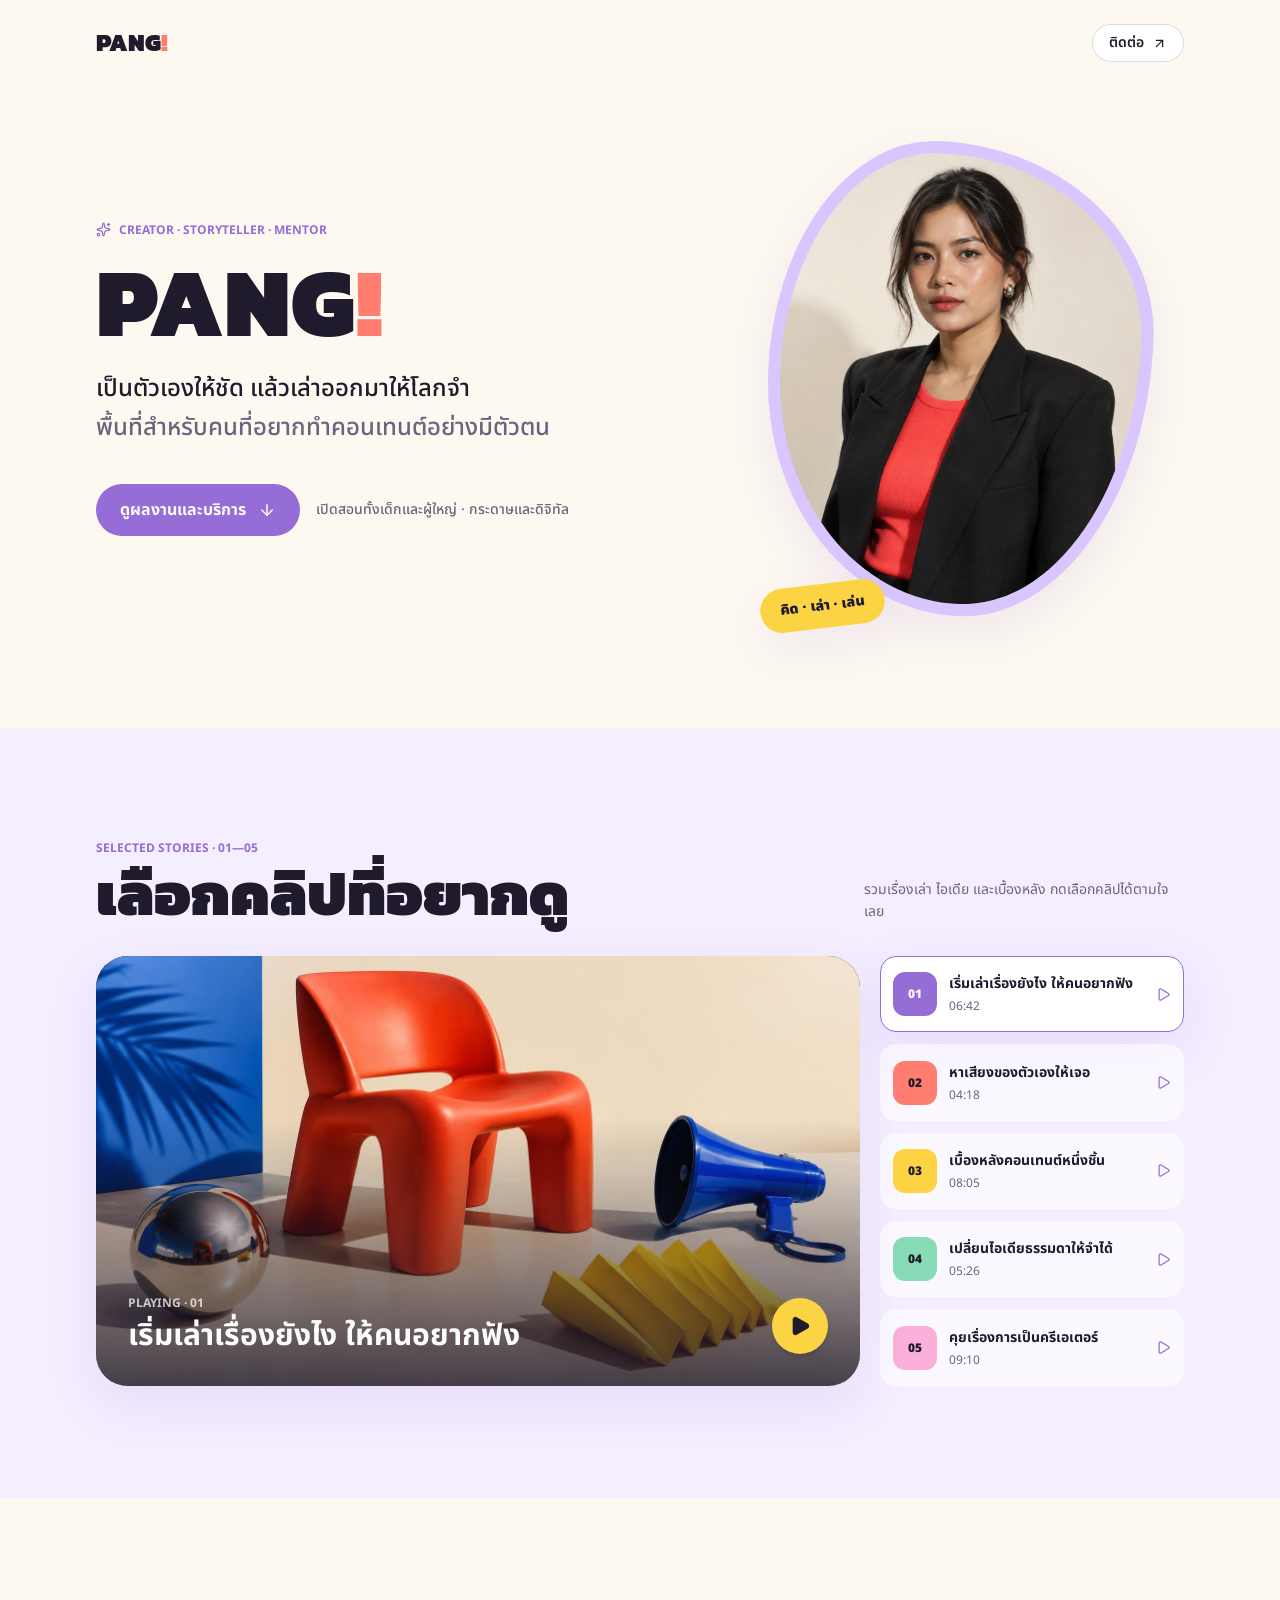
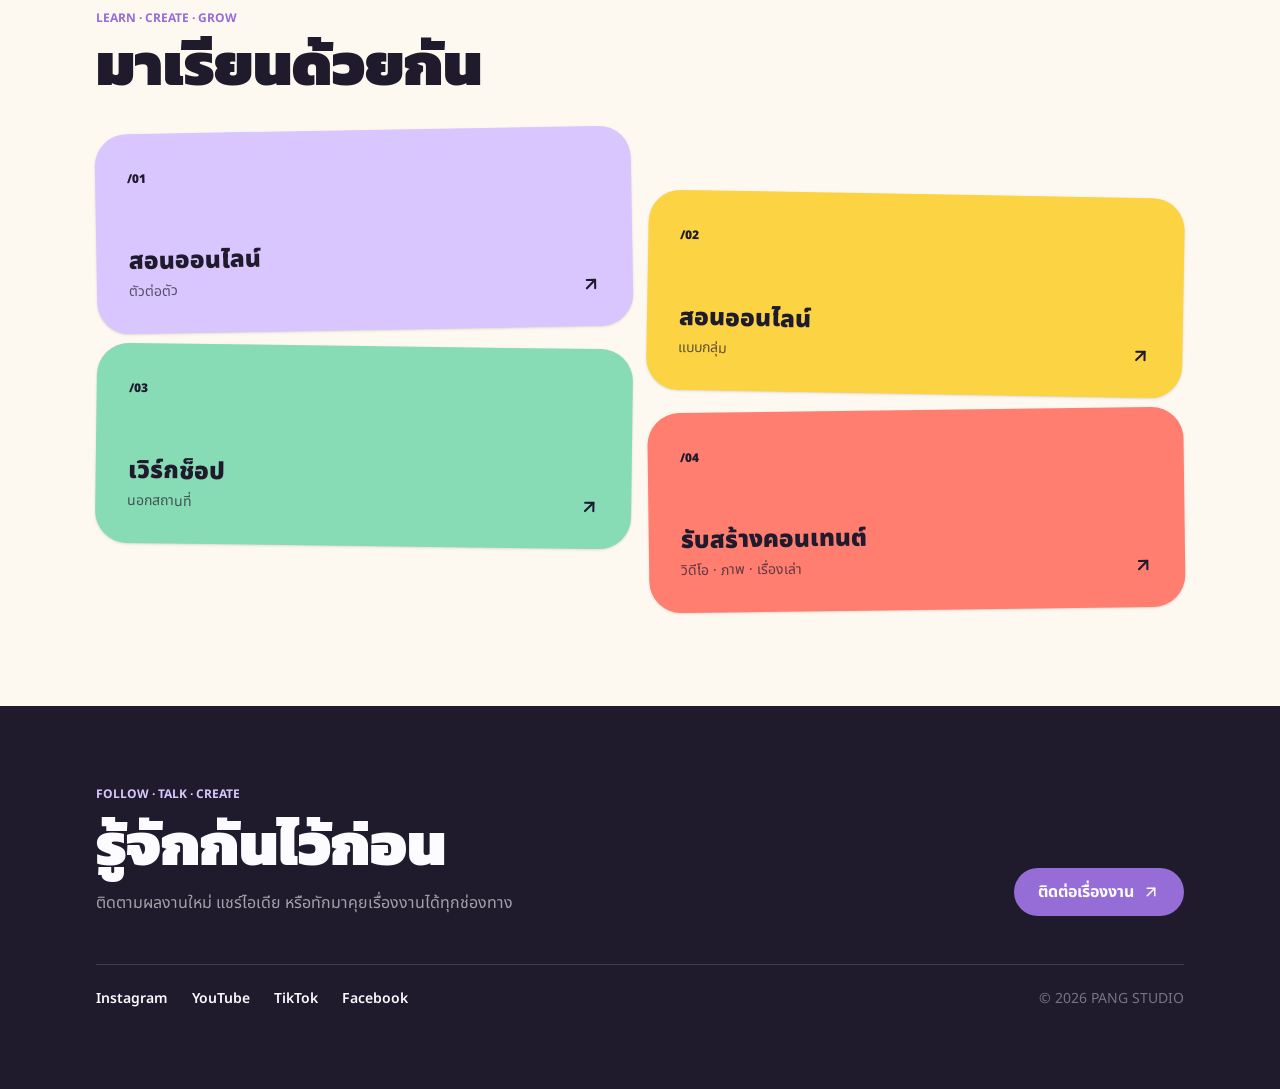
<file: index.palette.html>
<!DOCTYPE html>
<html lang="th" class="scroll-smooth">
<head>
  <meta charset="utf-8" />
  <meta name="viewport" content="width=device-width, initial-scale=1" />
  <title>PANG! — Creator, Storyteller & Mentor</title>
  <meta name="description" content="เป็นตัวเองให้ชัด แล้วเล่าออกมาให้โลกจำ · พื้นที่สำหรับคนที่อยากทำคอนเทนต์อย่างมีตัวตน" />
  <meta property="og:title" content="PANG! — Creator, Storyteller & Mentor" />
  <meta property="og:description" content="เป็นตัวเองให้ชัด แล้วเล่าออกมาให้โลกจำ" />
  <meta property="og:type" content="website" />
  <link rel="preload" as="image" href="./images/creator-portrait.jpg" />
  <link rel="preload" as="image" href="./images/video-cover.jpg" />

  <!-- Google Fonts: Kanit (Headings) & Noto Sans Thai (Body) -->
  <link rel="preconnect" href="https://fonts.googleapis.com" />
  <link rel="preconnect" href="https://fonts.gstatic.com" crossorigin />
  <link href="https://fonts.googleapis.com/css2?family=Kanit:wght@400;500;600;700;800;900&family=Noto+Sans+Thai:wght@400;500;600;700&display=swap" rel="stylesheet" />

  <!-- Palette Styles -->
  <link rel="stylesheet" href="./css/styles.css" />

  <style>
    :root {
      --font-display: 'Kanit', sans-serif;
      --font-sans: 'Noto Sans Thai', sans-serif;
    }
    body {
      font-family: var(--font-sans);
    }
    .font-display {
      font-family: var(--font-display) !important;
    }
  </style>
</head>
<body class="bg-background text-foreground selection:bg-sun selection:text-foreground">
  <main id="top" class="min-h-screen overflow-hidden bg-background text-foreground">

    <!-- 1. Navigation Header -->
    <nav class="mx-auto flex max-w-6xl items-center justify-between px-5 py-6 md:px-8">
      <a href="#top" class="font-display text-2xl font-black tracking-normal">
        PANG<span class="text-coral">!</span>
      </a>
      <a href="#contact" class="inline-flex items-center gap-2 rounded-full border border-foreground/15 bg-surface px-4 py-2 text-sm font-semibold transition hover:-translate-y-0.5 hover:border-primary">
        <span>ติดต่อ</span>
        <svg xmlns="http://www.w3.org/2000/svg" width="15" height="15" viewBox="0 0 24 24" fill="none" stroke="currentColor" stroke-width="2" stroke-linecap="round" stroke-linejoin="round" class="lucide lucide-arrow-up-right"><path d="M7 7h10v10"/><path d="M7 17 17 7"/></svg>
      </a>
    </nav>

    <!-- 2. Hero Section -->
    <section class="mx-auto grid max-w-6xl items-center gap-8 px-5 pb-20 pt-8 md:grid-cols-[1.15fr_.85fr] md:px-8 md:pb-28 md:pt-14">
      <div class="relative z-10">
        <p class="mb-5 flex items-center gap-2 text-xs font-bold uppercase text-primary">
          <svg xmlns="http://www.w3.org/2000/svg" width="15" height="15" viewBox="0 0 24 24" fill="none" stroke="currentColor" stroke-width="2" stroke-linecap="round" stroke-linejoin="round" class="lucide lucide-sparkles"><path d="M11.017 2.814a1 1 0 0 1 1.966 0l1.051 5.558a2 2 0 0 0 1.594 1.594l5.558 1.051a1 1 0 0 1 0 1.966l-5.558 1.051a2 2 0 0 0-1.594 1.594l-1.051 5.558a1 1 0 0 1-1.966 0l-1.051-5.558a2 2 0 0 0-1.594-1.594l-5.558-1.051a1 1 0 0 1 0-1.966l5.558-1.051a2 2 0 0 0 1.594-1.594z"/><path d="M20 2v4"/><path d="M22 4h-4"/><circle cx="4" cy="20" r="2"/></svg>
          <span>Creator · Storyteller · Mentor</span>
        </p>

        <h1 class="font-display text-6xl font-black leading-[.92] tracking-normal sm:text-7xl md:text-8xl">
          PANG<span class="text-coral">!</span>
        </h1>

        <p class="mt-6 max-w-xl text-xl font-medium leading-relaxed md:text-2xl">
          เป็นตัวเองให้ชัด แล้วเล่าออกมาให้โลกจำ<br />
          <span class="text-muted-foreground">พื้นที่สำหรับคนที่อยากทำคอนเทนต์อย่างมีตัวตน</span>
        </p>

        <div class="mt-9 flex flex-wrap items-center gap-4">
          <a href="#work" class="inline-flex items-center gap-3 rounded-full bg-primary px-6 py-3.5 font-bold text-primary-foreground transition hover:-translate-y-1">
            <span>ดูผลงานและบริการ</span>
            <svg xmlns="http://www.w3.org/2000/svg" width="18" height="18" viewBox="0 0 24 24" fill="none" stroke="currentColor" stroke-width="2" stroke-linecap="round" stroke-linejoin="round" class="lucide lucide-arrow-down"><path d="M12 5v14"/><path d="m19 12-7 7-7-7"/></svg>
          </a>
          <span class="text-sm font-medium text-muted-foreground">
            เปิดสอนทั้งเด็กและผู้ใหญ่ · กระดาษและดิจิทัล
          </span>
        </div>
      </div>

      <!-- Organic Blob Portrait Frame with Rotate Badge -->
      <div class="relative mx-auto w-full max-w-sm">
        <div class="portrait-frame overflow-hidden rounded-[42%_58%_48%_52%/50%_40%_60%_50%] bg-lavender p-3 shadow-soft">
          <img
            src="./images/creator-portrait.jpg"
            alt="PANG ครีเอเตอร์และนักเล่าเรื่อง"
            class="aspect-[4/5] w-full rounded-[inherit] object-cover object-top"
          />
        </div>
        <span class="absolute -bottom-3 -left-2 rotate-[-7deg] rounded-full bg-sun px-5 py-3 text-sm font-black shadow-soft text-foreground">
          คิด · เล่า · เล่น
        </span>
      </div>
    </section>

    <!-- 3. Work Section: 5 Selected Stories / Video Player & Playlist (bg-section) -->
    <section id="work" class="bg-section py-20 md:py-28">
      <div class="mx-auto max-w-6xl px-5 md:px-8">
        <div class="mb-8 flex flex-wrap items-end justify-between gap-5">
          <div>
            <p class="text-xs font-bold uppercase text-primary">Selected stories · 01—05</p>
            <h2 class="mt-2 font-display text-4xl font-black tracking-normal md:text-6xl">
              เลือกคลิปที่อยากดู
            </h2>
          </div>
          <p class="max-w-xs text-sm leading-relaxed text-muted-foreground">
            รวมเรื่องเล่า ไอเดีย และเบื้องหลัง กดเลือกคลิปได้ตามใจเลย
          </p>
        </div>

        <div class="grid gap-5 lg:grid-cols-[1fr_19rem]">
          <!-- Main Player Box -->
          <div class="group relative overflow-hidden rounded-[2rem] bg-foreground shadow-soft">
            <img
              id="main-video-img"
              src="./images/video-cover.jpg"
              alt="เริ่มเล่าเรื่องยังไง ให้คนอยากฟัง"
              class="aspect-video h-full w-full object-cover transition duration-700 group-hover:scale-[1.02]"
            />
            <div class="absolute inset-0 bg-video-shade"></div>
            <div class="absolute inset-x-0 bottom-0 flex items-end justify-between gap-5 p-5 text-primary-foreground md:p-8">
              <div>
                <span id="main-video-id" class="text-xs font-bold opacity-75">PLAYING · 01</span>
                <h3 id="main-video-title" class="mt-1 max-w-lg text-2xl font-bold md:text-3xl leading-snug">
                  เริ่มเล่าเรื่องยังไง ให้คนอยากฟัง
                </h3>
              </div>
              <a
                id="main-video-play"
                aria-label="เล่นคลิปวิดีโอ"
                href="https://www.youtube.com/"
                target="_blank"
                rel="noreferrer"
                class="grid size-14 shrink-0 place-items-center rounded-full bg-sun text-foreground transition hover:scale-110 shadow-md cursor-pointer"
              >
                <svg xmlns="http://www.w3.org/2000/svg" width="22" height="22" viewBox="0 0 24 24" fill="currentColor" stroke="currentColor" stroke-width="2" stroke-linecap="round" stroke-linejoin="round" class="lucide lucide-play"><path d="M5 5a2 2 0 0 1 3.008-1.728l11.997 6.998a2 2 0 0 1 .003 3.458l-12 7A2 2 0 0 1 5 19z"/></svg>
              </a>
            </div>
          </div>

          <!-- 5-Clip Interactive Playlist -->
          <div id="clip-playlist" class="flex gap-3 overflow-x-auto pb-2 lg:flex-col lg:overflow-visible lg:pb-0">
            <!-- Rendered by JavaScript -->
          </div>
        </div>
      </div>
    </section>

    <!-- 4. Services Section (มาเรียนด้วยกัน - Playful Organic Cards) -->
    <section class="mx-auto max-w-6xl px-5 py-20 md:px-8 md:py-28">
      <p class="text-xs font-bold uppercase text-primary">Learn · Create · Grow</p>
      <h2 class="mt-2 font-display text-4xl font-black tracking-normal md:text-6xl">
        มาเรียนด้วยกัน
      </h2>

      <div class="mt-9 grid gap-4 sm:grid-cols-2">
        <!-- 01: สอนออนไลน์ ตัวต่อตัว (Lavender) -->
        <a href="#contact" class="bg-lavender service-card group min-h-48 rounded-[2rem] p-6 transition hover:-translate-y-1 md:p-8 text-foreground shadow-sm">
          <span class="text-xs font-black">/01</span>
          <div class="mt-14 flex items-end justify-between gap-4">
            <div>
              <h3 class="text-2xl font-black">สอนออนไลน์</h3>
              <p class="mt-1 text-sm opacity-70">ตัวต่อตัว</p>
            </div>
            <svg xmlns="http://www.w3.org/2000/svg" width="20" height="20" viewBox="0 0 24 24" fill="none" stroke="currentColor" stroke-width="2.5" stroke-linecap="round" stroke-linejoin="round" class="transition group-hover:rotate-12"><path d="M7 7h10v10"/><path d="M7 17 17 7"/></svg>
          </div>
        </a>

        <!-- 02: สอนออนไลน์ แบบกลุ่ม (Sun) -->
        <a href="#contact" class="bg-sun service-card group min-h-48 rounded-[2rem] p-6 transition hover:-translate-y-1 md:p-8 md:translate-y-8 text-foreground shadow-sm">
          <span class="text-xs font-black">/02</span>
          <div class="mt-14 flex items-end justify-between gap-4">
            <div>
              <h3 class="text-2xl font-black">สอนออนไลน์</h3>
              <p class="mt-1 text-sm opacity-70">แบบกลุ่ม</p>
            </div>
            <svg xmlns="http://www.w3.org/2000/svg" width="20" height="20" viewBox="0 0 24 24" fill="none" stroke="currentColor" stroke-width="2.5" stroke-linecap="round" stroke-linejoin="round" class="transition group-hover:rotate-12"><path d="M7 7h10v10"/><path d="M7 17 17 7"/></svg>
          </div>
        </a>

        <!-- 03: เวิร์กช็อป นอกสถานที่ (Mint) -->
        <a href="#contact" class="bg-mint service-card group min-h-48 rounded-[2rem] p-6 transition hover:-translate-y-1 md:p-8 text-foreground shadow-sm">
          <span class="text-xs font-black">/03</span>
          <div class="mt-14 flex items-end justify-between gap-4">
            <div>
              <h3 class="text-2xl font-black">เวิร์กช็อป</h3>
              <p class="mt-1 text-sm opacity-70">นอกสถานที่</p>
            </div>
            <svg xmlns="http://www.w3.org/2000/svg" width="20" height="20" viewBox="0 0 24 24" fill="none" stroke="currentColor" stroke-width="2.5" stroke-linecap="round" stroke-linejoin="round" class="transition group-hover:rotate-12"><path d="M7 7h10v10"/><path d="M7 17 17 7"/></svg>
          </div>
        </a>

        <!-- 04: รับสร้างคอนเทนต์ (Coral) -->
        <a href="#contact" class="bg-coral service-card group min-h-48 rounded-[2rem] p-6 transition hover:-translate-y-1 md:p-8 md:translate-y-8 text-foreground shadow-sm">
          <span class="text-xs font-black">/04</span>
          <div class="mt-14 flex items-end justify-between gap-4">
            <div>
              <h3 class="text-2xl font-black">รับสร้างคอนเทนต์</h3>
              <p class="mt-1 text-sm opacity-70">วิดีโอ · ภาพ · เรื่องเล่า</p>
            </div>
            <svg xmlns="http://www.w3.org/2000/svg" width="20" height="20" viewBox="0 0 24 24" fill="none" stroke="currentColor" stroke-width="2.5" stroke-linecap="round" stroke-linejoin="round" class="transition group-hover:rotate-12"><path d="M7 7h10v10"/><path d="M7 17 17 7"/></svg>
          </div>
        </a>
      </div>
    </section>

    <!-- 5. Footer & Contact Section -->
    <footer id="contact" class="mt-12 bg-foreground text-primary-foreground">
      <div class="mx-auto max-w-6xl px-5 py-16 md:px-8 md:py-20">
        <p class="text-xs font-bold uppercase text-lavender">Follow · Talk · Create</p>
        <div class="mt-3 flex flex-col justify-between gap-10 md:flex-row md:items-end">
          <div>
            <h2 class="font-display text-4xl font-black tracking-normal md:text-6xl">
              รู้จักกันไว้ก่อน
            </h2>
            <p class="mt-4 max-w-lg text-primary-foreground/60 leading-relaxed">
              ติดตามผลงานใหม่ แชร์ไอเดีย หรือทักมาคุยเรื่องงานได้ทุกช่องทาง
            </p>
          </div>
          <a
            href="mailto:hello@example.com"
            class="inline-flex w-fit items-center gap-2 rounded-full bg-primary px-6 py-3 font-bold text-primary-foreground hover:opacity-90 transition"
          >
            <span>ติดต่อเรื่องงาน</span>
            <svg xmlns="http://www.w3.org/2000/svg" width="18" height="18" viewBox="0 0 24 24" fill="none" stroke="currentColor" stroke-width="2" stroke-linecap="round" stroke-linejoin="round"><path d="M7 7h10v10"/><path d="M7 17 17 7"/></svg>
          </a>
        </div>

        <!-- Social Channels & Copyright -->
        <div class="mt-12 flex flex-wrap gap-x-6 gap-y-3 border-t border-primary-foreground/15 pt-6 text-sm font-semibold">
          <a href="https://www.instagram.com/" target="_blank" rel="noreferrer" class="hover:text-lavender transition">Instagram</a>
          <a href="https://www.youtube.com/" target="_blank" rel="noreferrer" class="hover:text-lavender transition">YouTube</a>
          <a href="https://www.tiktok.com/" target="_blank" rel="noreferrer" class="hover:text-lavender transition">TikTok</a>
          <a href="https://www.facebook.com/" target="_blank" rel="noreferrer" class="hover:text-lavender transition">Facebook</a>
          <span class="ml-auto text-primary-foreground/40 font-normal">© 2026 PANG STUDIO</span>
        </div>
      </div>
    </footer>

  </main>

  <!-- Interactive 5-Clip Switcher Script -->
  <script>
    const clips = [
      { id: '01', title: 'เริ่มเล่าเรื่องยังไง ให้คนอยากฟัง', duration: '06:42', tone: 'bg-primary text-primary-foreground', thumb: './images/video-cover.jpg', videoUrl: 'https://www.youtube.com/' },
      { id: '02', title: 'หาเสียงของตัวเองให้เจอ', duration: '04:18', tone: 'bg-coral text-foreground', thumb: './images/banner_aivcs.jpg', videoUrl: 'https://www.youtube.com/' },
      { id: '03', title: 'เบื้องหลังคอนเทนต์หนึ่งชิ้น', duration: '08:05', tone: 'bg-sun text-foreground', thumb: './images/grid_1.jpg', videoUrl: 'https://www.youtube.com/' },
      { id: '04', title: 'เปลี่ยนไอเดียธรรมดาให้จำได้', duration: '05:26', tone: 'bg-mint text-foreground', thumb: './images/grid_2.jpg', videoUrl: 'https://www.youtube.com/' },
      { id: '05', title: 'คุยเรื่องการเป็นครีเอเตอร์', duration: '09:10', tone: 'bg-pink text-foreground', thumb: './images/creator-portrait.jpg', videoUrl: 'https://www.youtube.com/' }
    ];

    let currentClipIndex = 0;

    function renderPlaylist() {
      const container = document.getElementById('clip-playlist');
      if (!container) return;

      container.innerHTML = clips.map((clip, idx) => {
        const isActive = idx === currentClipIndex;
        const activeClass = isActive
          ? 'border-primary bg-surface shadow-soft'
          : 'border-transparent bg-surface/60 hover:bg-surface';

        return `
          <button
            type="button"
            onclick="selectClip(${idx})"
            aria-pressed="${isActive}"
            class="group flex min-w-64 flex-1 items-center gap-3 rounded-2xl border p-3 text-left transition lg:min-w-0 cursor-pointer ${activeClass}"
          >
            <span class="grid size-11 shrink-0 place-items-center rounded-xl text-xs font-black ${clip.tone}">
              ${clip.id}
            </span>
            <span class="min-w-0">
              <span class="line-clamp-1 block text-sm font-bold text-foreground">${clip.title}</span>
              <span class="mt-1 block text-xs text-muted-foreground">${clip.duration}</span>
            </span>
            <svg xmlns="http://www.w3.org/2000/svg" width="15" height="15" viewBox="0 0 24 24" fill="none" stroke="currentColor" stroke-width="2" stroke-linecap="round" stroke-linejoin="round" class="ml-auto shrink-0 text-primary"><path d="M5 5a2 2 0 0 1 3.008-1.728l11.997 6.998a2 2 0 0 1 .003 3.458l-12 7A2 2 0 0 1 5 19z"/></svg>
          </button>
        `;
      }).join('');
    }

    function selectClip(index) {
      currentClipIndex = index;
      const clip = clips[index];

      // Update main display
      document.getElementById('main-video-img').src = clip.thumb;
      document.getElementById('main-video-id').textContent = 'PLAYING · ' + clip.id;
      document.getElementById('main-video-title').textContent = clip.title;
      document.getElementById('main-video-play').setAttribute('aria-label', 'เล่น ' + clip.title);

      // Re-render playlist buttons
      renderPlaylist();
    }

    // Init on page load
    document.addEventListener('DOMContentLoaded', () => {
      renderPlaylist();
    });
  </script>
</body>
</html>
</file>
